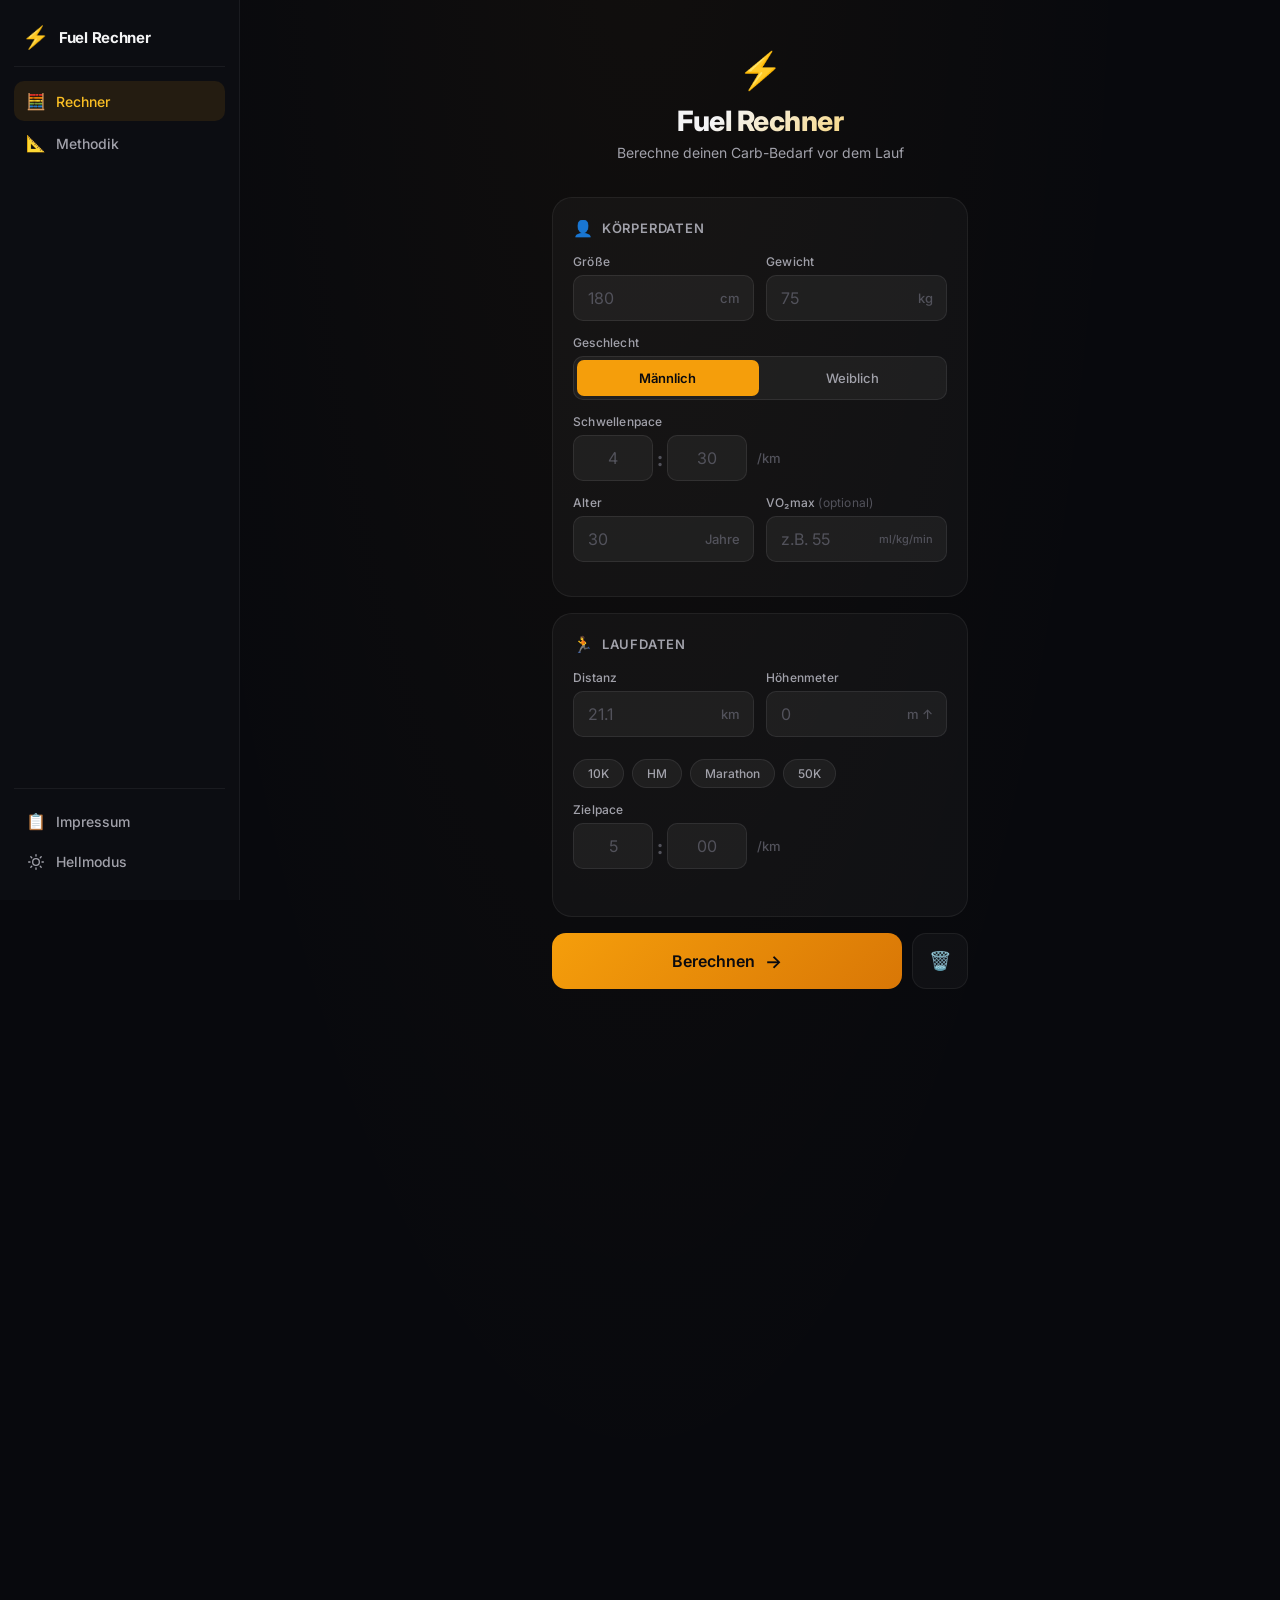
<file: index.html>
<!DOCTYPE html>
<html lang="de" data-theme="dark">
<head>
  <meta charset="UTF-8">
  <meta name="viewport" content="width=device-width, initial-scale=1.0, maximum-scale=1.0, user-scalable=no">
  <title>Fuel Rechner – Carb-Bedarf für deinen Lauf</title>
  <meta name="description" content="Berechne deinen Kohlenhydrat-Bedarf vor dem Lauf. Maltodextrin-Menge und Wasser für optimale Osmolarität.">
  <meta name="theme-color" content="#08090d">
  <link rel="icon" type="image/png" href="favicon.png">
  <link rel="apple-touch-icon" href="favicon.png">
  <meta name="apple-mobile-web-app-capable" content="yes">
  <meta name="apple-mobile-web-app-status-bar-style" content="black-translucent">
  <link rel="preconnect" href="https://fonts.googleapis.com">
  <link rel="preconnect" href="https://fonts.gstatic.com" crossorigin>
  <link href="https://fonts.googleapis.com/css2?family=Inter:wght@300;400;500;600;700;800&display=swap" rel="stylesheet">
  <link rel="stylesheet" href="styles.css">
</head>
<body>
  <div class="layout">

    <!-- ===== Sidebar ===== -->
    <aside class="sidebar" id="sidebar">
      <div class="sidebar-header">
        <span class="sidebar-logo">⚡</span>
        <span class="sidebar-title">Fuel Rechner</span>
      </div>
      <nav class="sidebar-nav">
        <a href="index.html" class="nav-item" data-page="index.html"><span class="nav-icon">🧮</span><span class="nav-label">Rechner</span></a>
        <a href="methodik.html" class="nav-item" data-page="methodik.html"><span class="nav-icon">📐</span><span class="nav-label">Methodik</span></a>
      </nav>
      <div class="sidebar-footer">
        <a href="impressum.html" class="nav-item" data-page="impressum.html"><span class="nav-icon">📋</span><span class="nav-label">Impressum</span></a>
        <button class="theme-btn" id="themeToggle">
          <span class="nav-icon"><svg class="icon-sun" width="16" height="16" viewBox="0 0 24 24" fill="none" stroke="currentColor" stroke-width="2" stroke-linecap="round" stroke-linejoin="round"><circle cx="12" cy="12" r="5"/><line x1="12" y1="1" x2="12" y2="3"/><line x1="12" y1="21" x2="12" y2="23"/><line x1="4.22" y1="4.22" x2="5.64" y2="5.64"/><line x1="18.36" y1="18.36" x2="19.78" y2="19.78"/><line x1="1" y1="12" x2="3" y2="12"/><line x1="21" y1="12" x2="23" y2="12"/><line x1="4.22" y1="19.78" x2="5.64" y2="18.36"/><line x1="18.36" y1="5.64" x2="19.78" y2="4.22"/></svg><svg class="icon-moon" width="16" height="16" viewBox="0 0 24 24" fill="none" stroke="currentColor" stroke-width="2" stroke-linecap="round" stroke-linejoin="round" style="display:none"><path d="M21 12.79A9 9 0 1 1 11.21 3 7 7 0 0 0 21 12.79z"/></svg></span>
          <span class="nav-label" id="themeLabel">Hellmodus</span>
        </button>
      </div>
    </aside>
    <div class="sidebar-overlay" id="sidebarOverlay"></div>

    <!-- ===== Main Content ===== -->
    <div class="main-wrapper">
      <div class="topbar">
        <button class="hamburger" id="menuToggle" aria-label="Menü"><span></span><span></span><span></span></button>
        <span class="topbar-title">Fuel Rechner</span>
      </div>

      <div class="app">

        <header class="header">
          <div class="header-icon">⚡</div>
          <h1>Fuel Rechner</h1>
          <p class="subtitle">Berechne deinen Carb-Bedarf vor dem Lauf</p>
        </header>

        <main class="main">
          <form id="calcForm" novalidate>

            <!-- ===== Body Data ===== -->
            <section class="input-section">
              <h2 class="section-title"><span class="section-icon">👤</span> Körperdaten</h2>

              <div class="input-row">
                <div class="input-group">
                  <label for="height">Größe</label>
                  <div class="input-wrapper">
                    <input type="number" id="height" placeholder="180" min="120" max="230" inputmode="numeric">
                    <span class="input-unit">cm</span>
                  </div>
                </div>
                <div class="input-group">
                  <label for="weight">Gewicht</label>
                  <div class="input-wrapper">
                    <input type="number" id="weight" placeholder="75" min="30" max="200" step="0.1" inputmode="decimal">
                    <span class="input-unit">kg</span>
                  </div>
                </div>
              </div>

              <div class="input-group">
                <label>Geschlecht</label>
                <div class="gender-select" id="genderSelect">
                  <button type="button" class="gender-btn active" data-value="male">Männlich</button>
                  <button type="button" class="gender-btn" data-value="female">Weiblich</button>
                </div>
              </div>

              <div class="input-group">
                <label>Schwellenpace</label>
                <div class="pace-input">
                  <div class="input-wrapper pace-wrapper">
                    <input type="number" id="threshold-min" placeholder="4" min="2" max="12" inputmode="numeric">
                  </div>
                  <span class="pace-separator">:</span>
                  <div class="input-wrapper pace-wrapper">
                    <input type="number" id="threshold-sec" placeholder="30" min="0" max="59" inputmode="numeric">
                  </div>
                  <span class="input-unit">/km</span>
                </div>
              </div>

              <div class="input-row">
                <div class="input-group">
                  <label for="age">Alter</label>
                  <div class="input-wrapper">
                    <input type="number" id="age" placeholder="30" min="10" max="100" inputmode="numeric">
                    <span class="input-unit">Jahre</span>
                  </div>
                </div>
                <div class="input-group">
                  <label for="vo2max">VO₂max <span class="label-hint">(optional)</span></label>
                  <div class="input-wrapper">
                    <input type="number" id="vo2max" placeholder="z.B. 55" min="20" max="95" step="0.1" inputmode="decimal">
                    <span class="input-unit input-unit-long">ml/kg/min</span>
                  </div>
                </div>
              </div>
            </section>

            <!-- ===== Run Data ===== -->
            <section class="input-section">
              <h2 class="section-title"><span class="section-icon">🏃</span> Laufdaten</h2>

              <div class="input-row">
                <div class="input-group">
                  <label for="distance">Distanz</label>
                  <div class="input-wrapper">
                    <input type="number" id="distance" placeholder="21.1" min="1" max="250" step="0.1" inputmode="decimal">
                    <span class="input-unit">km</span>
                  </div>
                </div>
                <div class="input-group">
                  <label for="elevation">Höhenmeter</label>
                  <div class="input-wrapper">
                    <input type="number" id="elevation" placeholder="0" min="0" max="10000" inputmode="numeric">
                    <span class="input-unit">m ↑</span>
                  </div>
                </div>
              </div>

              <div class="input-group" style="margin-top:-2px">
                <div class="quick-select">
                  <button type="button" class="quick-btn" data-value="10">10K</button>
                  <button type="button" class="quick-btn" data-value="21.1">HM</button>
                  <button type="button" class="quick-btn" data-value="42.195">Marathon</button>
                  <button type="button" class="quick-btn" data-value="50">50K</button>
                </div>
              </div>

              <div class="input-group">
                <label>Zielpace</label>
                <div class="pace-input">
                  <div class="input-wrapper pace-wrapper">
                    <input type="number" id="target-min" placeholder="5" min="2" max="15" inputmode="numeric">
                  </div>
                  <span class="pace-separator">:</span>
                  <div class="input-wrapper pace-wrapper">
                    <input type="number" id="target-sec" placeholder="00" min="0" max="59" inputmode="numeric">
                  </div>
                  <span class="input-unit">/km</span>
                </div>
                <div class="duration-preview" id="duration-preview">
                  <span class="dp-icon">⏱</span> Geschätzte Zeit: <strong id="duration-text">—</strong>
                </div>
              </div>
            </section>

            <!-- ===== Calculate & Reset ===== -->
            <div class="form-buttons">
              <button type="submit" class="calc-btn" id="calcBtn">
                <span class="btn-text">Berechnen</span>
                <span class="btn-icon">→</span>
              </button>
              <button type="button" class="reset-btn" id="resetBtn" title="Gespeicherte Daten löschen">
                🗑️
              </button>
            </div>
          </form>

          <!-- ===== Results ===== -->
          <section class="results" id="results">

            <div class="results-hero" id="results-hero"></div>

            <div class="result-note" id="result-note" style="display:none"></div>

            <div class="absorption-warning" id="absorption-warning" style="display:none">
              ⚠️ <span id="warning-text"></span>
            </div>

            <div class="scroll-indicator">
              <span>Mehr Details</span>
              <div class="chevron-down">
                <svg width="24" height="24" viewBox="0 0 24 24" fill="none">
                  <path d="M6 9l6 6 6-6" stroke="currentColor" stroke-width="2" stroke-linecap="round" stroke-linejoin="round"/>
                </svg>
              </div>
            </div>

            <!-- ===== Details ===== -->
            <div class="details" id="details">
              <h2 class="section-title"><span class="section-icon">📊</span> Detaillierte Analyse</h2>

              <!-- Energy Bar -->
              <div class="energy-bar-container">
                <div class="energy-bar-legend">
                  <span class="legend-item"><span class="legend-dot glycogen"></span>Glykogen</span>
                  <span class="legend-item"><span class="legend-dot external"></span>Externe Carbs</span>
                  <span class="legend-item"><span class="legend-dot fat"></span>Fett</span>
                </div>
                <div class="energy-bar">
                  <div class="energy-segment carb-glycogen" id="bar-glycogen"><span>Glykogen</span></div>
                  <div class="energy-segment carb-external" id="bar-external"><span>Extern</span></div>
                  <div class="energy-segment fat" id="bar-fat"><span>Fett</span></div>
                </div>
              </div>

              <!-- Overview Stats -->
              <div class="stats-grid" id="stats-overview">
                <div class="stat-item"><div class="stat-label">Gesamtverbrauch</div><div class="stat-value" id="stat-total-kcal">—</div></div>
                <div class="stat-item"><div class="stat-label">Laufdauer</div><div class="stat-value" id="stat-duration">—</div></div>
                <div class="stat-item"><div class="stat-label">Intensität (% Schwelle)</div><div class="stat-value" id="stat-intensity">—</div></div>
                <div class="stat-item"><div class="stat-label">Zone</div><div class="stat-value" id="stat-zone">—</div></div>
                <div class="stat-item" id="stat-vo2max-row" style="display:none"><div class="stat-label">% VO₂max</div><div class="stat-value" id="stat-vo2max-pct">—</div></div>
                <div class="stat-item" id="stat-grade-row" style="display:none"><div class="stat-label">Ø Steigung</div><div class="stat-value" id="stat-grade">—</div></div>
              </div>

              <div class="detail-divider"></div>

              <h3 class="detail-subtitle">Energieverteilung</h3>
              <div class="stats-grid">
                <div class="stat-item"><div class="stat-label">Kohlenhydrate</div><div class="stat-value" id="stat-carb-kcal">—</div></div>
                <div class="stat-item"><div class="stat-label">Fettstoffwechsel</div><div class="stat-value" id="stat-fat-kcal">—</div></div>
              </div>

              <div class="detail-divider"></div>

              <h3 class="detail-subtitle">Glykogenspeicher</h3>
              <div class="stats-grid">
                <div class="stat-item"><div class="stat-label">Gesamt (geschätzt)</div><div class="stat-value" id="stat-glycogen-total">—</div></div>
                <div class="stat-item"><div class="stat-label">Verfügbar (75 %)</div><div class="stat-value" id="stat-glycogen-available">—</div></div>
                <div class="stat-item full-width"><div class="stat-label">Carb-Defizit (extern benötigt)</div><div class="stat-value highlight" id="stat-carb-deficit">—</div></div>
              </div>

              <div class="info-box">
                <p>💡 <strong>Maltodextrin ohne Fructose:</strong> Die maximale Aufnahme über den SGLT1-Transporter beträgt ca. 60 g/h. Bei höherem Bedarf kann ein Maltodextrin-Fructose-Gemisch (2:1 Ratio) die Aufnahme auf bis zu 90–120 g/h steigern.</p>
              </div>

              <a href="methodik.html" class="method-link">
                📐 Methodik &amp; Quellen →
              </a>
            </div>
          </section>
        </main>
      </div>
    </div>
  </div>

  <script src="nav.js"></script>
  <script src="app.js"></script>
</body>
</html>
</file>
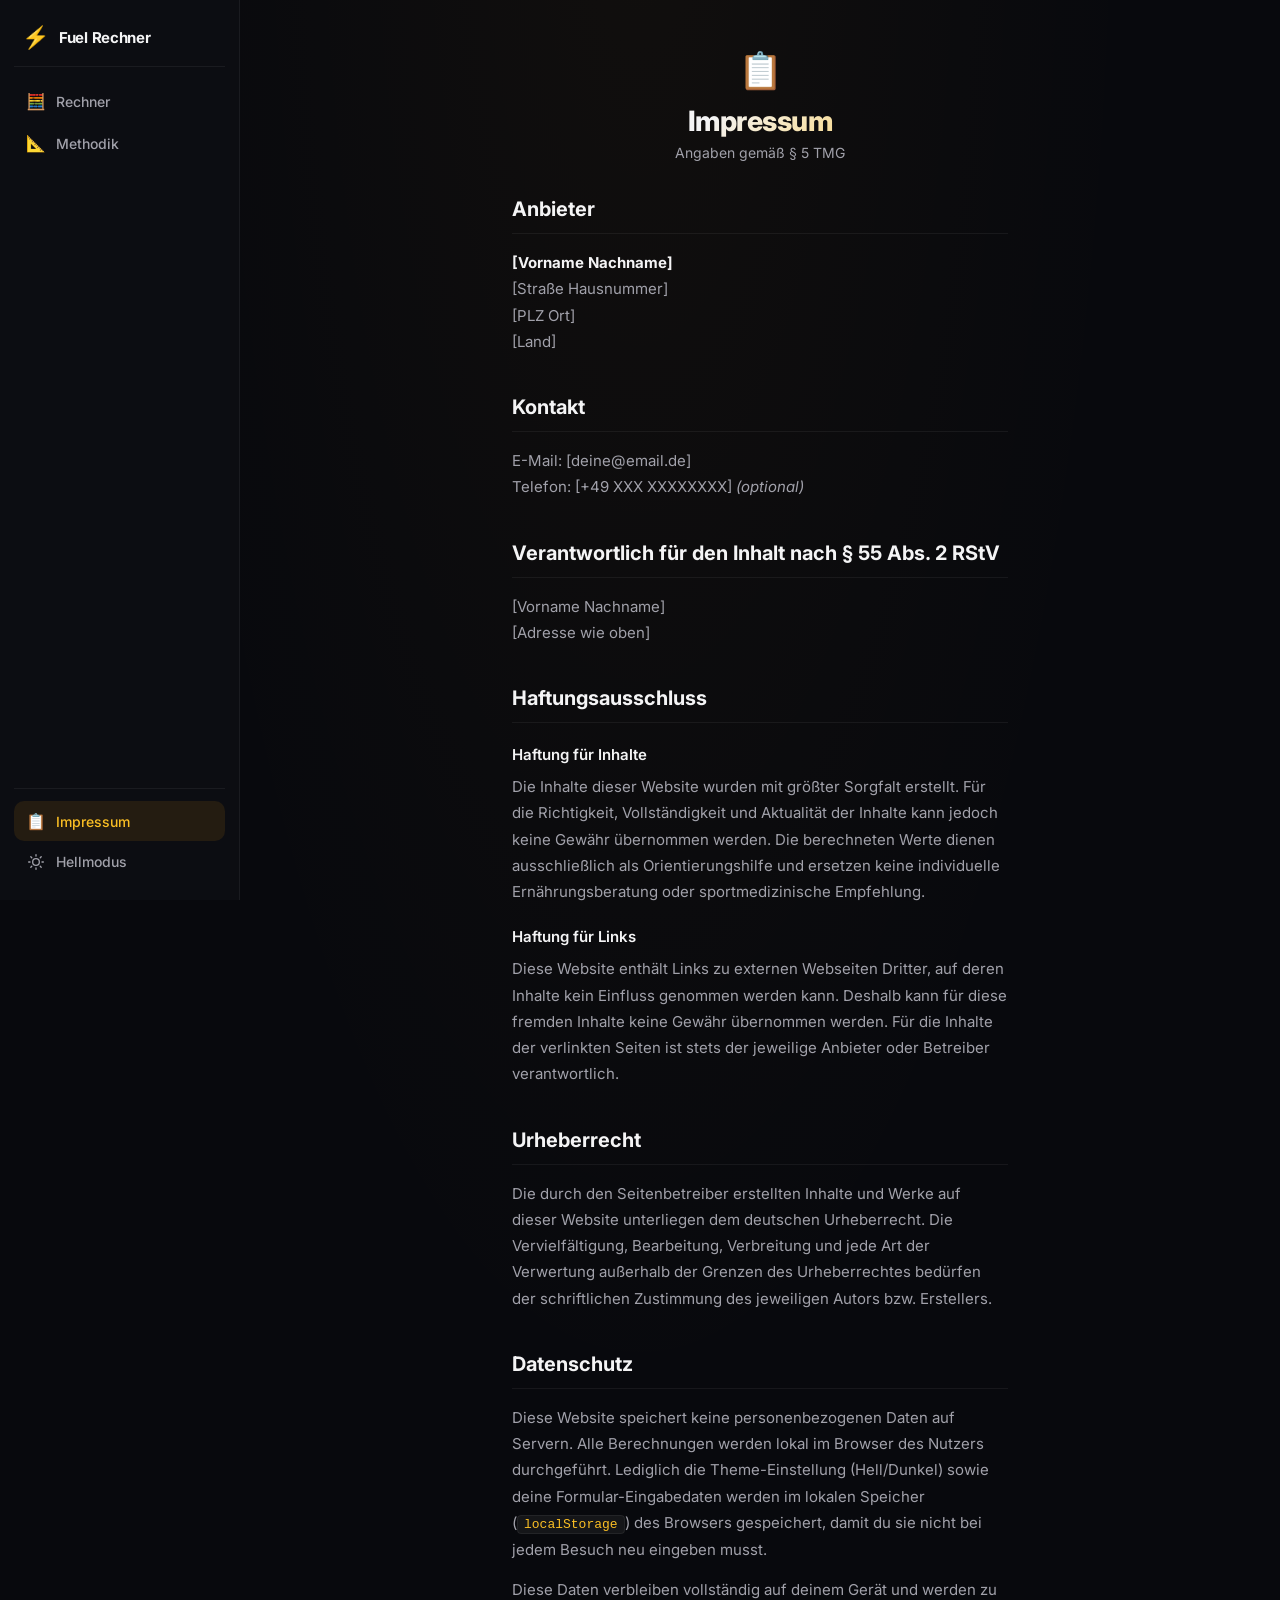
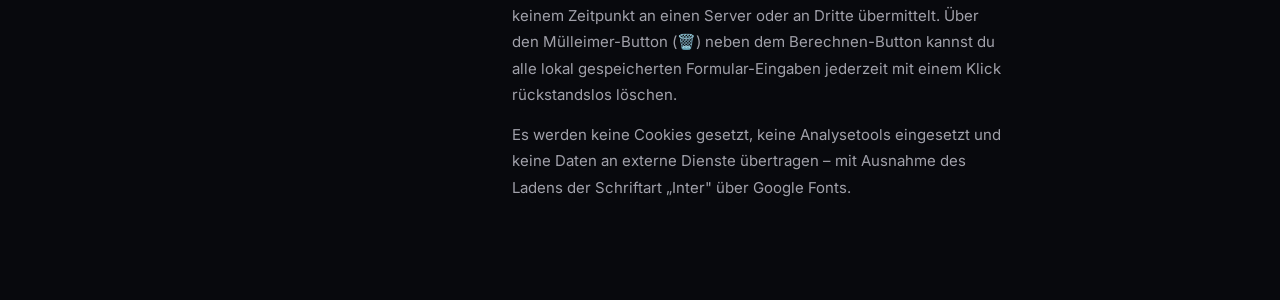
<file: impressum.html>
<!DOCTYPE html>
<html lang="de" data-theme="dark">
<head>
  <meta charset="UTF-8">
  <meta name="viewport" content="width=device-width, initial-scale=1.0, maximum-scale=1.0, user-scalable=no">
  <title>Impressum – Fuel Rechner</title>
  <meta name="description" content="Impressum und rechtliche Angaben zum Fuel Rechner.">
  <meta name="theme-color" content="#08090d">
  <link rel="icon" type="image/png" href="favicon.png">
  <link rel="apple-touch-icon" href="favicon.png">
  <link rel="preconnect" href="https://fonts.googleapis.com">
  <link rel="preconnect" href="https://fonts.gstatic.com" crossorigin>
  <link href="https://fonts.googleapis.com/css2?family=Inter:wght@300;400;500;600;700;800&display=swap" rel="stylesheet">
  <link rel="stylesheet" href="styles.css">
</head>
<body>
  <div class="layout">

    <!-- Sidebar -->
    <aside class="sidebar" id="sidebar">
      <div class="sidebar-header">
        <span class="sidebar-logo">⚡</span>
        <span class="sidebar-title">Fuel Rechner</span>
      </div>
      <nav class="sidebar-nav">
        <a href="index.html" class="nav-item" data-page="index.html"><span class="nav-icon">🧮</span><span class="nav-label">Rechner</span></a>
        <a href="methodik.html" class="nav-item" data-page="methodik.html"><span class="nav-icon">📐</span><span class="nav-label">Methodik</span></a>
      </nav>
      <div class="sidebar-footer">
        <a href="impressum.html" class="nav-item" data-page="impressum.html"><span class="nav-icon">📋</span><span class="nav-label">Impressum</span></a>
        <button class="theme-btn" id="themeToggle">
          <span class="nav-icon"><svg class="icon-sun" width="16" height="16" viewBox="0 0 24 24" fill="none" stroke="currentColor" stroke-width="2" stroke-linecap="round" stroke-linejoin="round"><circle cx="12" cy="12" r="5"/><line x1="12" y1="1" x2="12" y2="3"/><line x1="12" y1="21" x2="12" y2="23"/><line x1="4.22" y1="4.22" x2="5.64" y2="5.64"/><line x1="18.36" y1="18.36" x2="19.78" y2="19.78"/><line x1="1" y1="12" x2="3" y2="12"/><line x1="21" y1="12" x2="23" y2="12"/><line x1="4.22" y1="19.78" x2="5.64" y2="18.36"/><line x1="18.36" y1="5.64" x2="19.78" y2="4.22"/></svg><svg class="icon-moon" width="16" height="16" viewBox="0 0 24 24" fill="none" stroke="currentColor" stroke-width="2" stroke-linecap="round" stroke-linejoin="round" style="display:none"><path d="M21 12.79A9 9 0 1 1 11.21 3 7 7 0 0 0 21 12.79z"/></svg></span>
          <span class="nav-label" id="themeLabel">Hellmodus</span>
        </button>
      </div>
    </aside>
    <div class="sidebar-overlay" id="sidebarOverlay"></div>

    <!-- Main -->
    <div class="main-wrapper">
      <div class="topbar">
        <button class="hamburger" id="menuToggle" aria-label="Menü"><span></span><span></span><span></span></button>
        <span class="topbar-title">Impressum</span>
      </div>

      <div class="app app-article">
        <header class="header">
          <div class="header-icon">📋</div>
          <h1>Impressum</h1>
          <p class="subtitle">Angaben gemäß § 5 TMG</p>
        </header>

        <main class="article">

          <section class="article-section">
            <h2>Anbieter</h2>
            <p>
              <strong>[Vorname Nachname]</strong><br>
              [Straße Hausnummer]<br>
              [PLZ Ort]<br>
              [Land]
            </p>
          </section>

          <section class="article-section">
            <h2>Kontakt</h2>
            <p>
              E-Mail: [deine@email.de]<br>
              Telefon: [+49 XXX XXXXXXXX] <em>(optional)</em>
            </p>
          </section>

          <section class="article-section">
            <h2>Verantwortlich für den Inhalt nach § 55 Abs. 2 RStV</h2>
            <p>
              [Vorname Nachname]<br>
              [Adresse wie oben]
            </p>
          </section>

          <section class="article-section">
            <h2>Haftungsausschluss</h2>

            <h3>Haftung für Inhalte</h3>
            <p>
              Die Inhalte dieser Website wurden mit größter Sorgfalt erstellt. Für die Richtigkeit,
              Vollständigkeit und Aktualität der Inhalte kann jedoch keine Gewähr übernommen werden.
              Die berechneten Werte dienen ausschließlich als Orientierungshilfe und ersetzen keine
              individuelle Ernährungsberatung oder sportmedizinische Empfehlung.
            </p>

            <h3>Haftung für Links</h3>
            <p>
              Diese Website enthält Links zu externen Webseiten Dritter, auf deren Inhalte kein
              Einfluss genommen werden kann. Deshalb kann für diese fremden Inhalte keine Gewähr
              übernommen werden. Für die Inhalte der verlinkten Seiten ist stets der jeweilige
              Anbieter oder Betreiber verantwortlich.
            </p>
          </section>

          <section class="article-section">
            <h2>Urheberrecht</h2>
            <p>
              Die durch den Seitenbetreiber erstellten Inhalte und Werke auf dieser Website
              unterliegen dem deutschen Urheberrecht. Die Vervielfältigung, Bearbeitung, Verbreitung
              und jede Art der Verwertung außerhalb der Grenzen des Urheberrechtes bedürfen der
              schriftlichen Zustimmung des jeweiligen Autors bzw. Erstellers.
            </p>
          </section>

          <section class="article-section">
            <h2>Datenschutz</h2>
            <p>
              Diese Website speichert keine personenbezogenen Daten auf Servern. Alle Berechnungen
              werden lokal im Browser des Nutzers durchgeführt. Lediglich die Theme-Einstellung
              (Hell/Dunkel) sowie deine Formular-Eingabedaten werden im lokalen Speicher (<code>localStorage</code>) des Browsers
              gespeichert, damit du sie nicht bei jedem Besuch neu eingeben musst.
            </p>
            <p>
              Diese Daten verbleiben vollständig auf deinem Gerät und werden zu keinem Zeitpunkt an einen Server oder an Dritte übermittelt. Über den Mülleimer-Button (🗑️) neben dem Berechnen-Button kannst du alle lokal gespeicherten Formular-Eingaben jederzeit mit einem Klick rückstandslos löschen.
            </p>
            <p>
              Es werden keine Cookies gesetzt, keine Analysetools eingesetzt und keine Daten
              an externe Dienste übertragen – mit Ausnahme des Ladens der Schriftart „Inter"
              über Google Fonts.
            </p>
          </section>

        </main>
      </div>
    </div>
  </div>

  <script src="nav.js"></script>
</body>
</html>
</file>
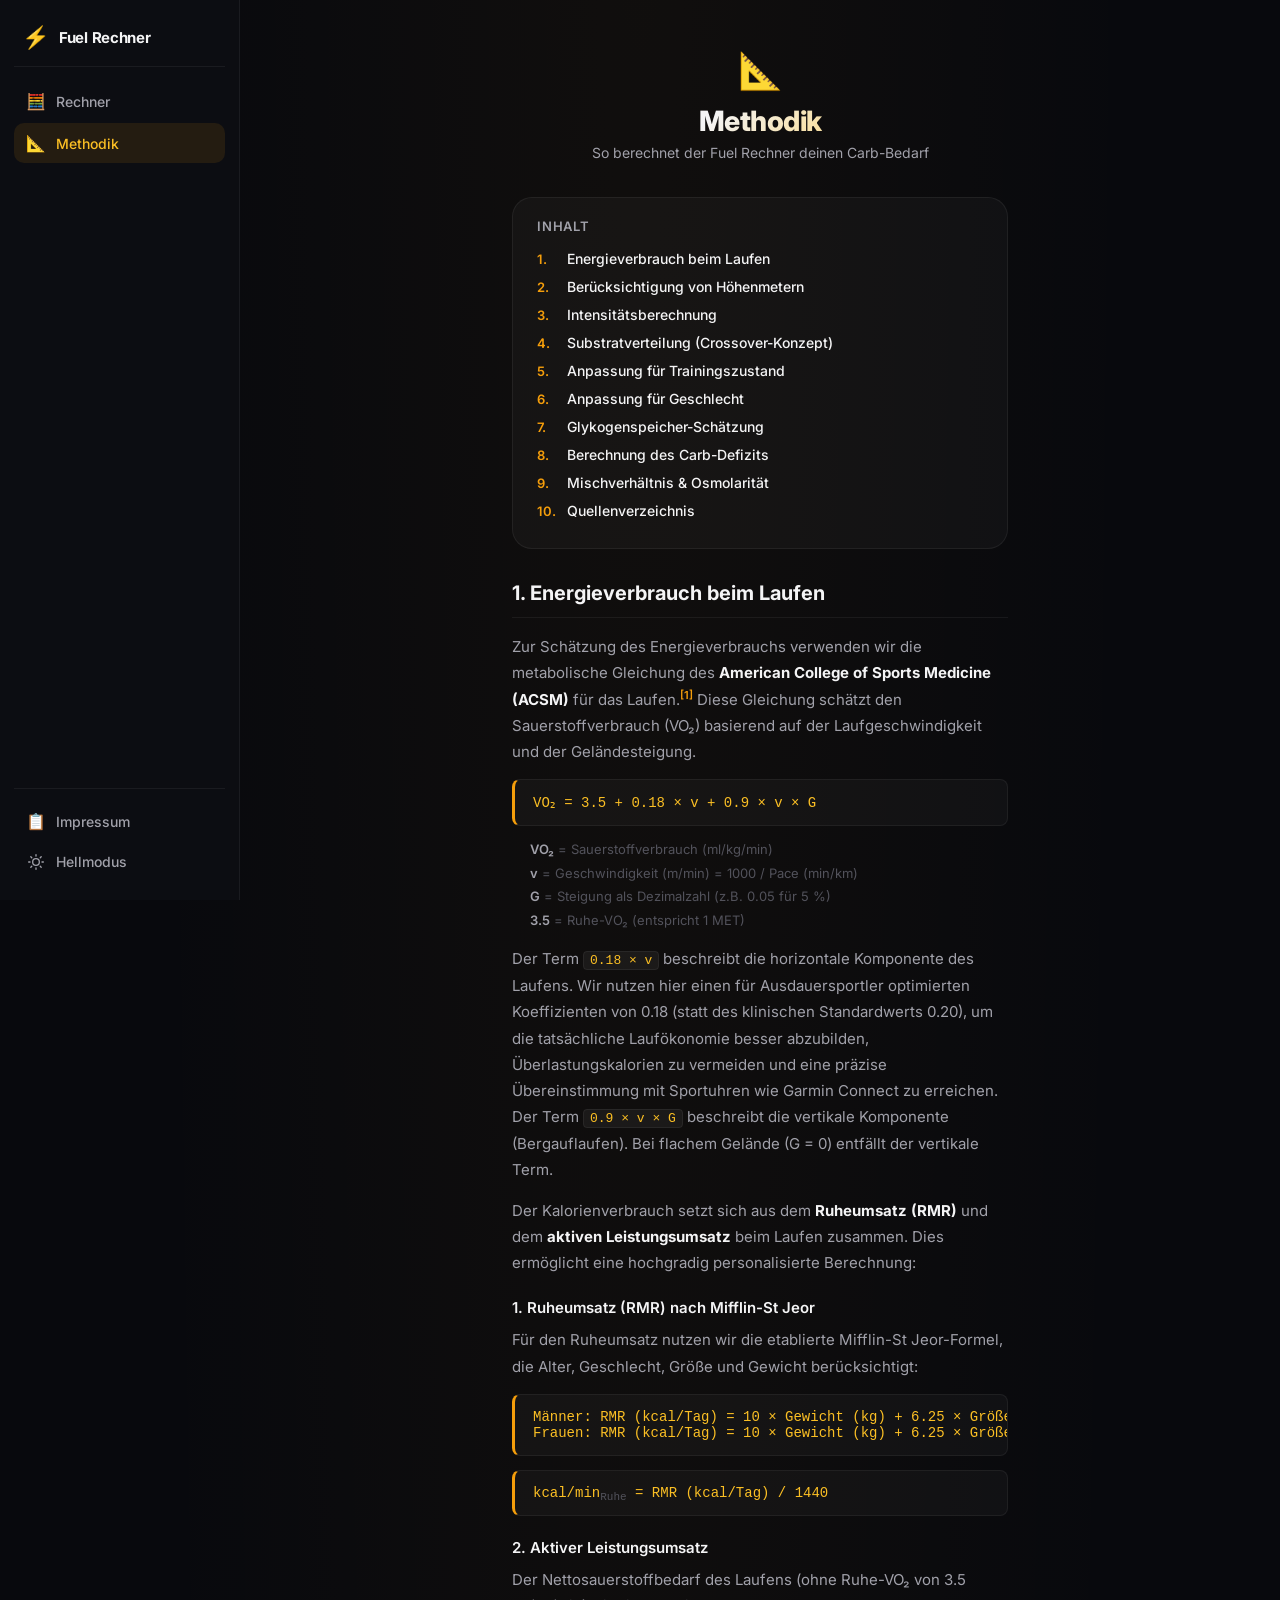
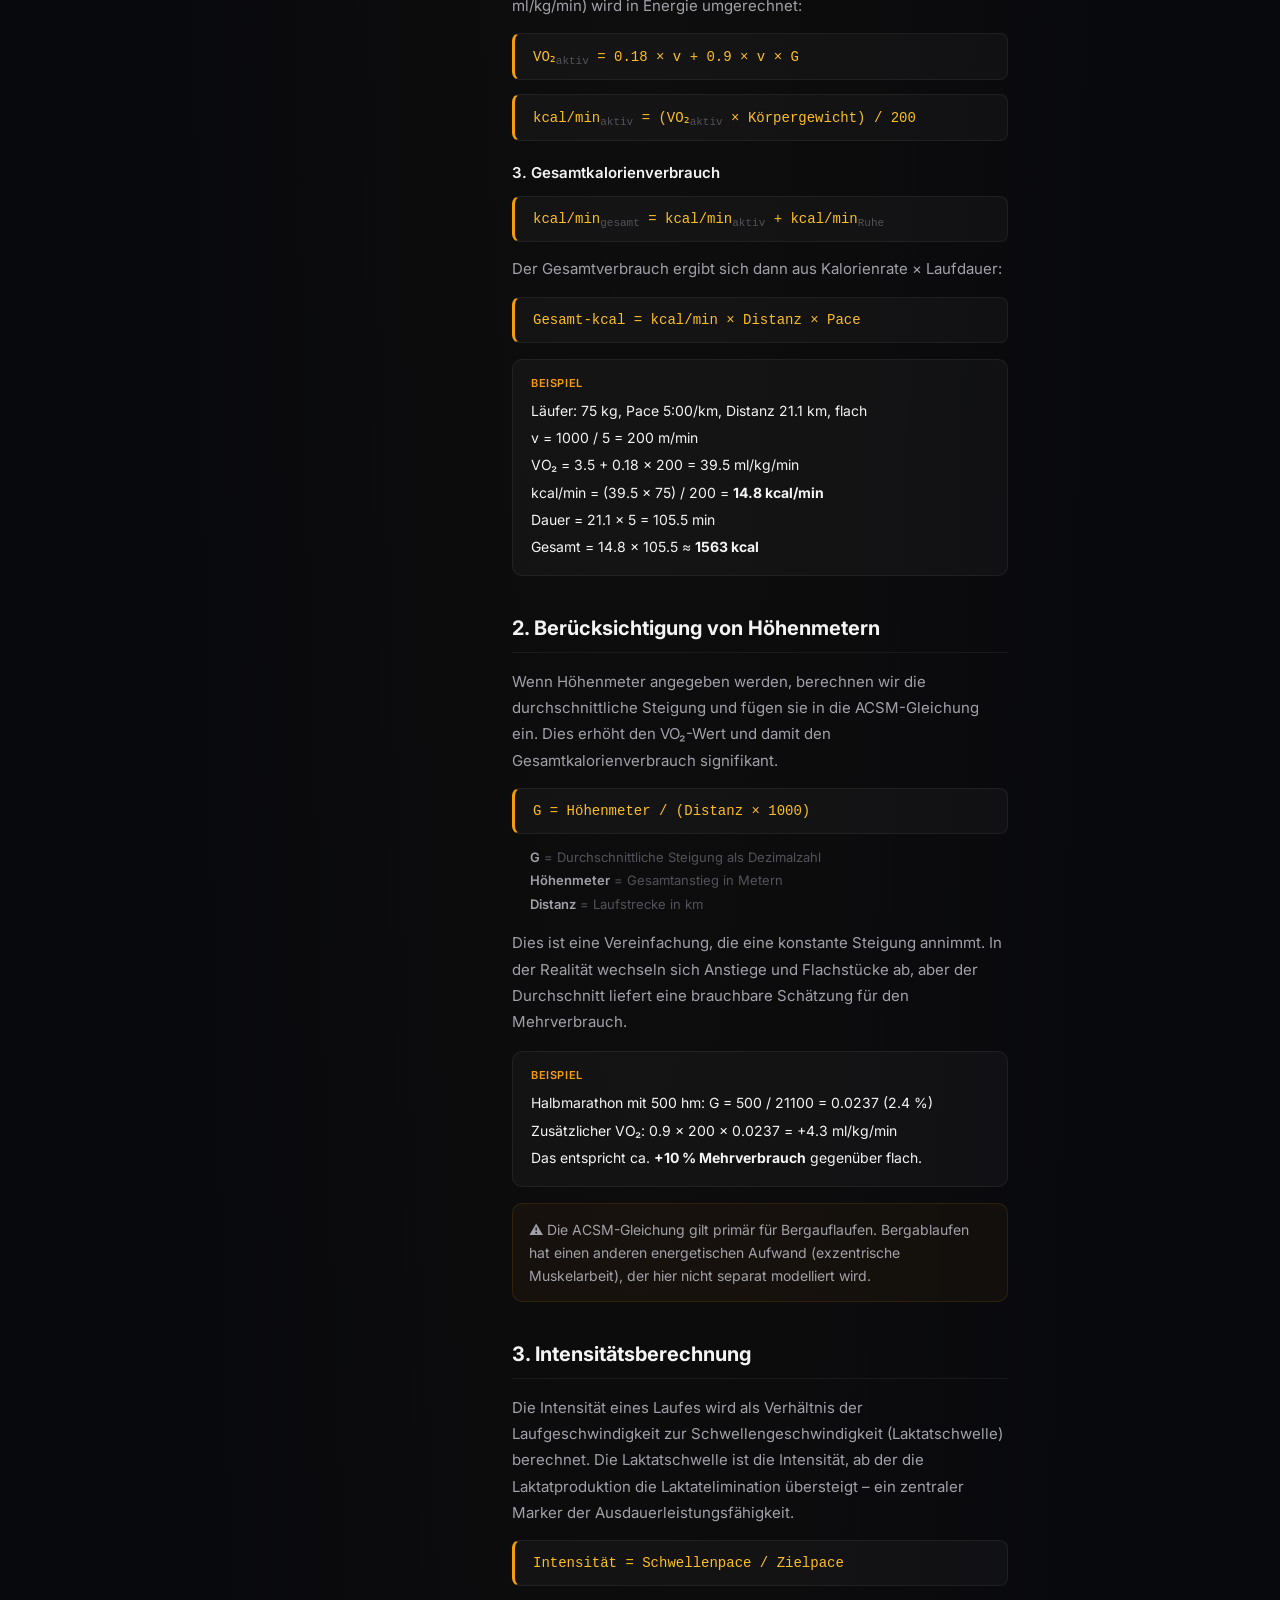
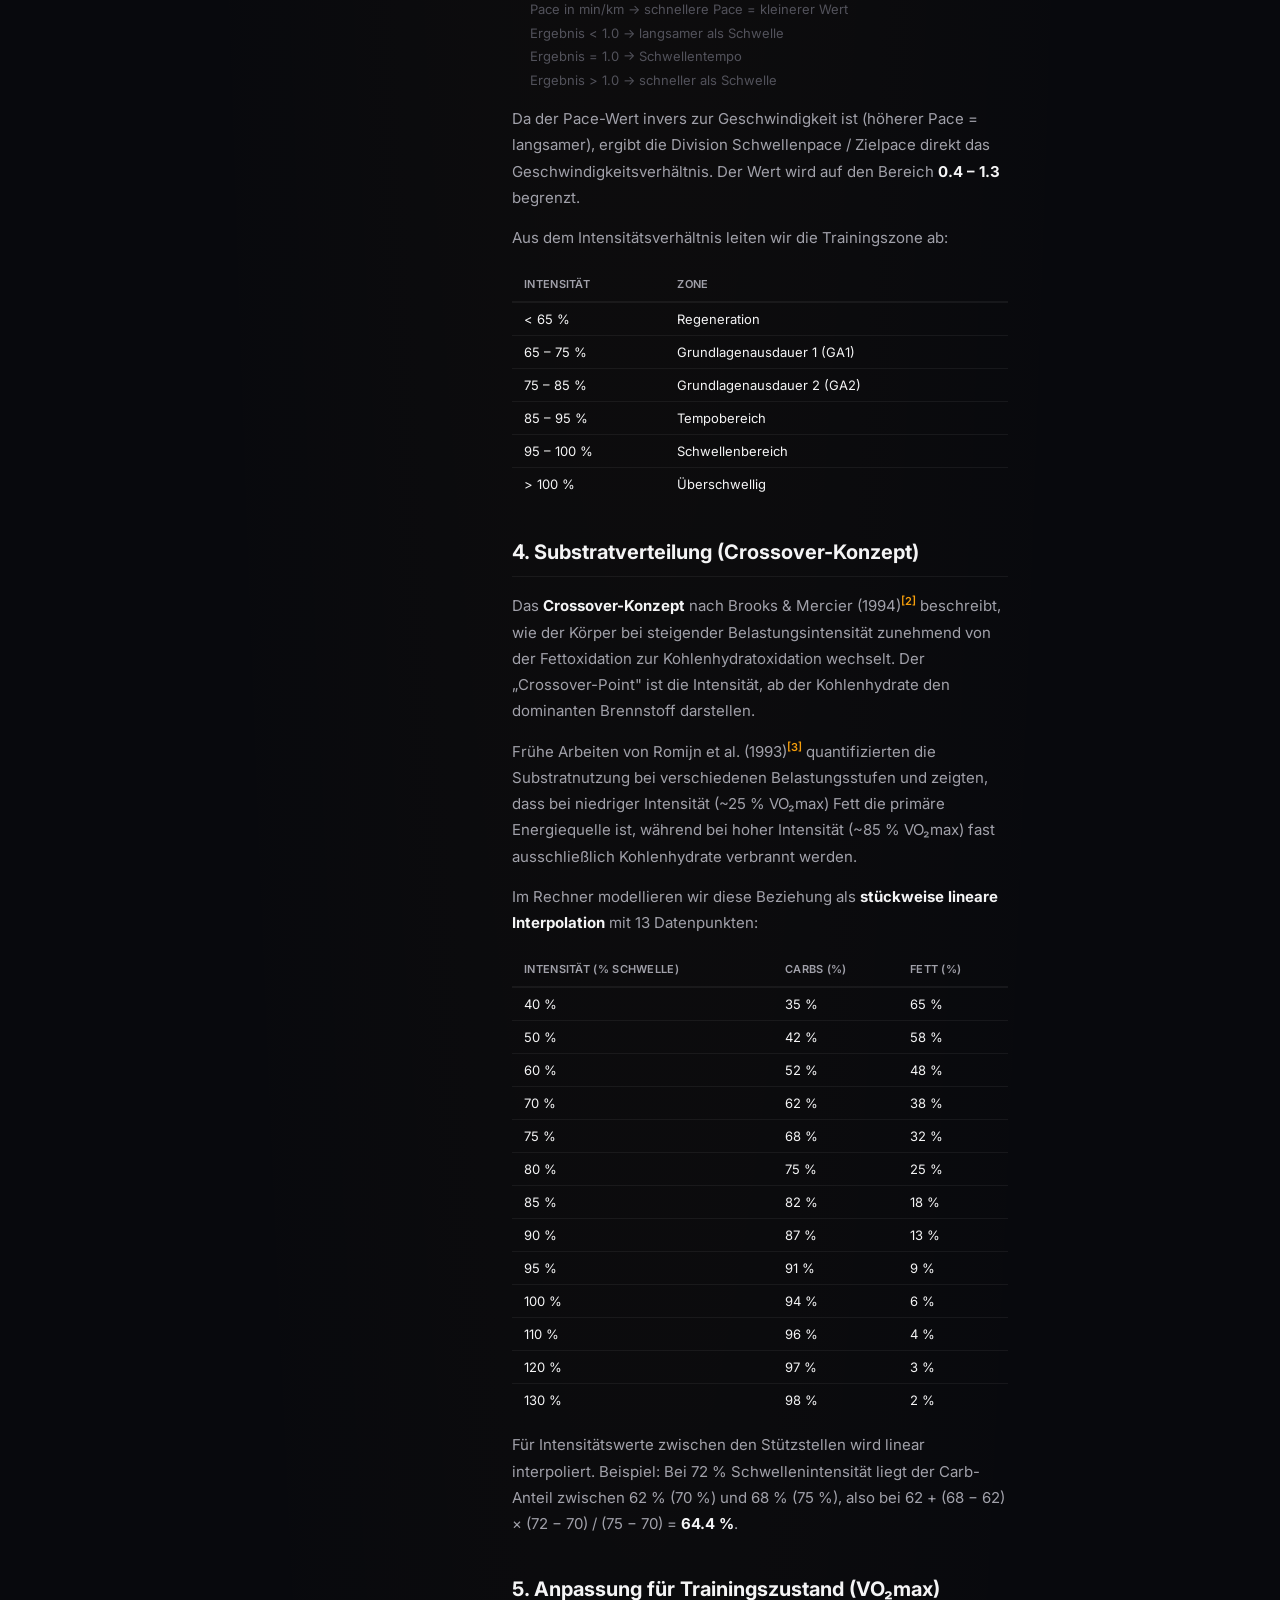
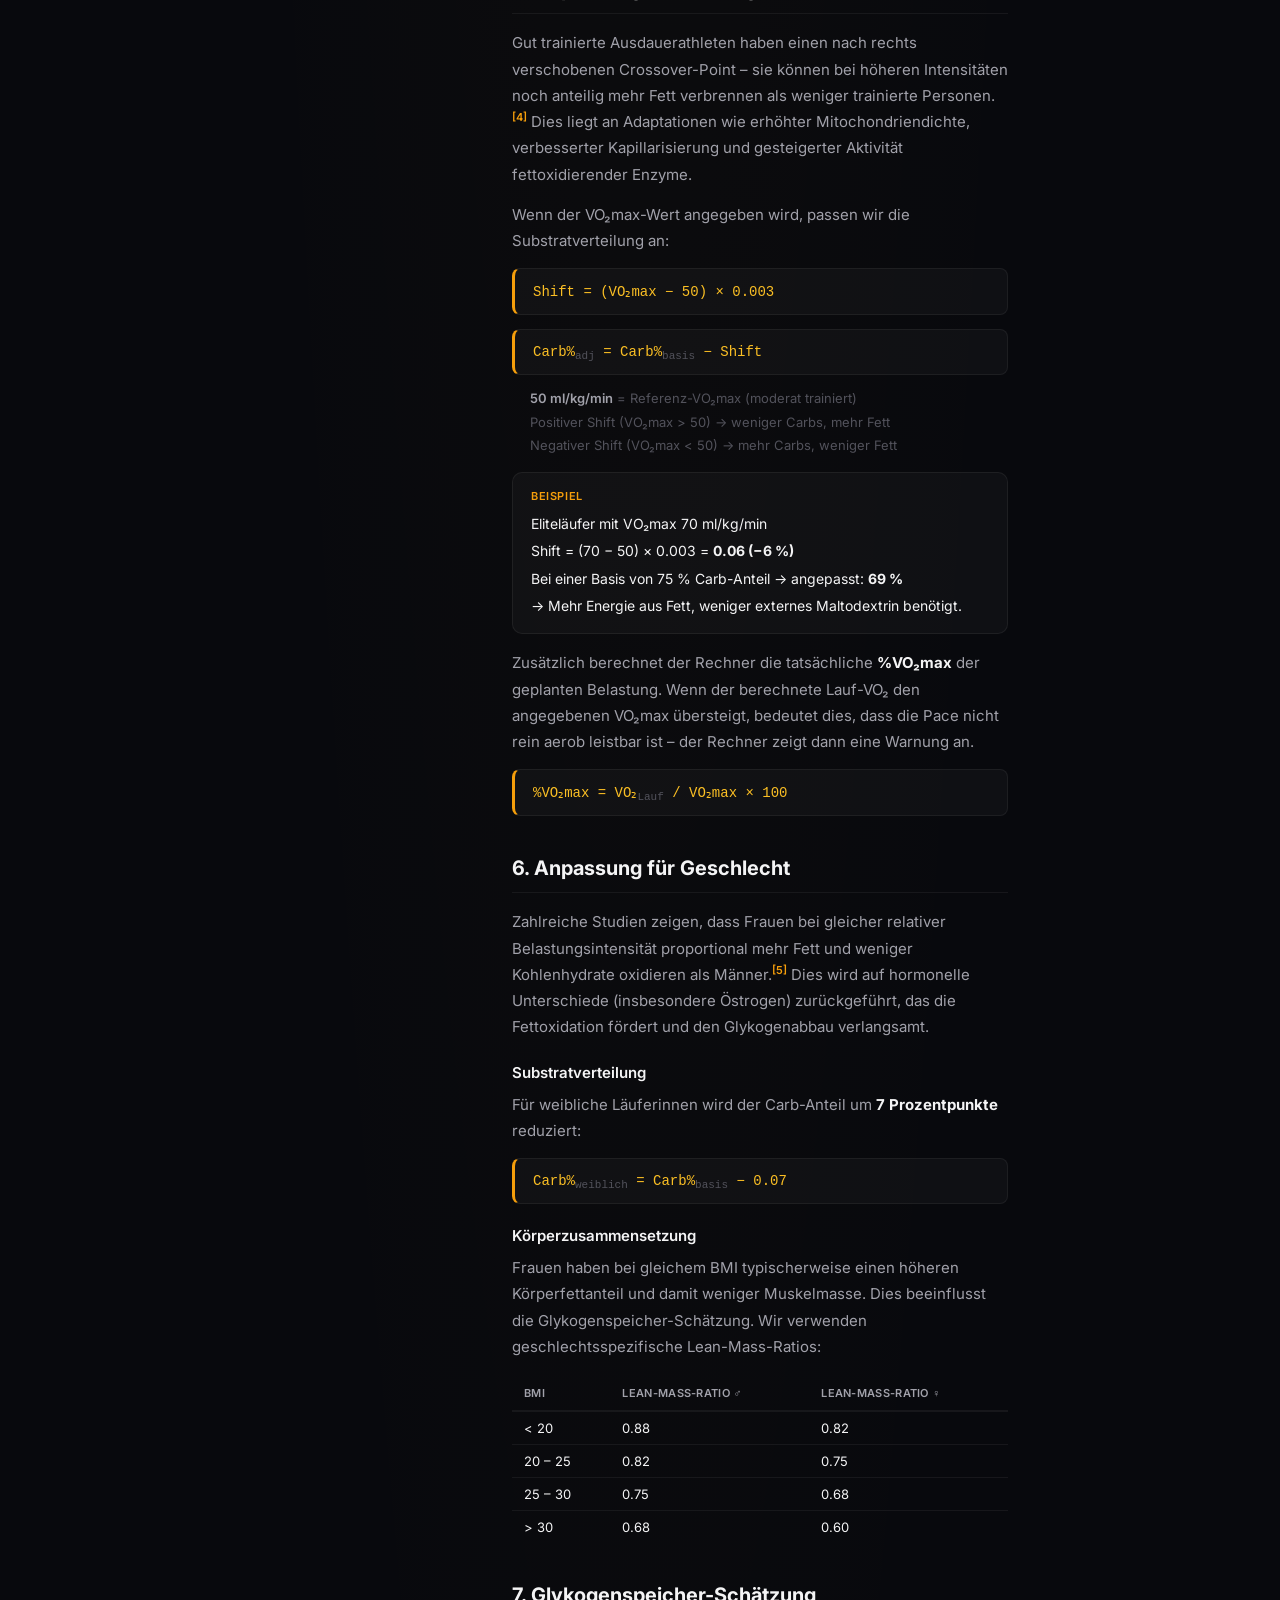
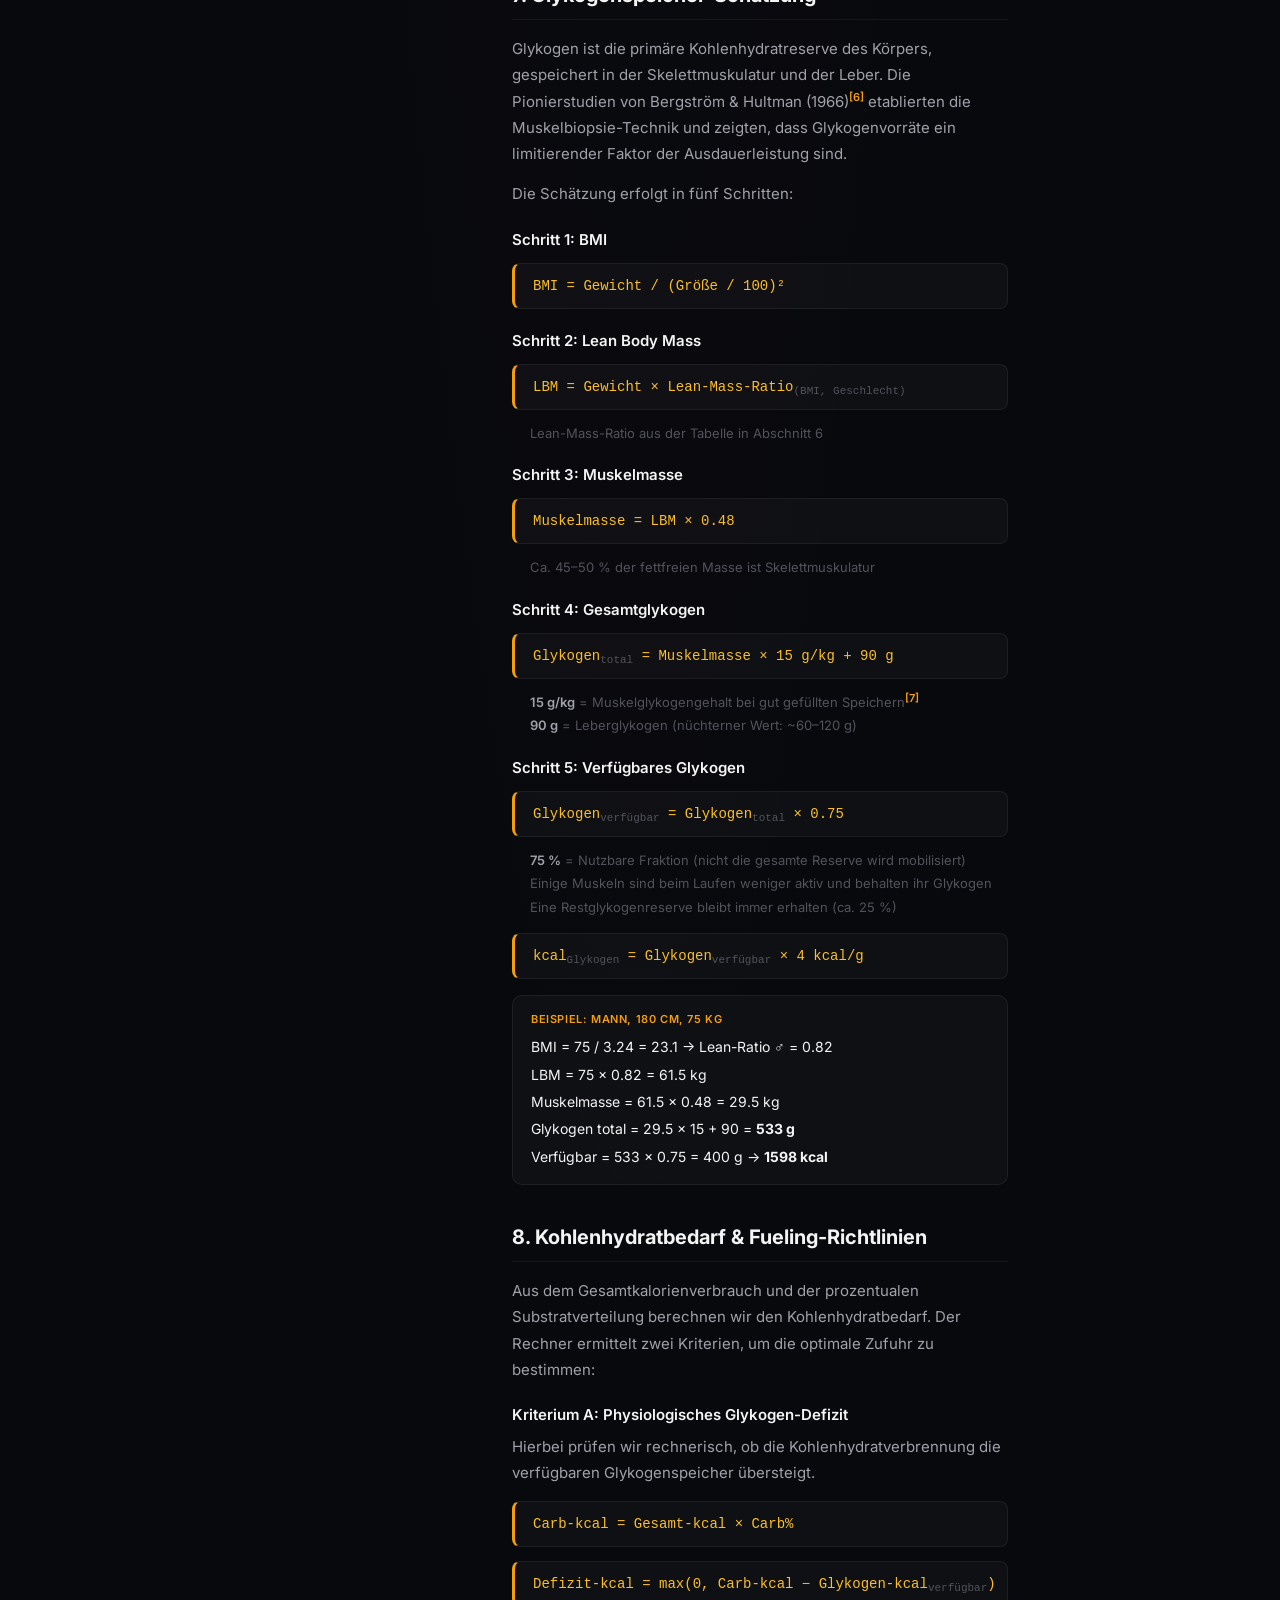
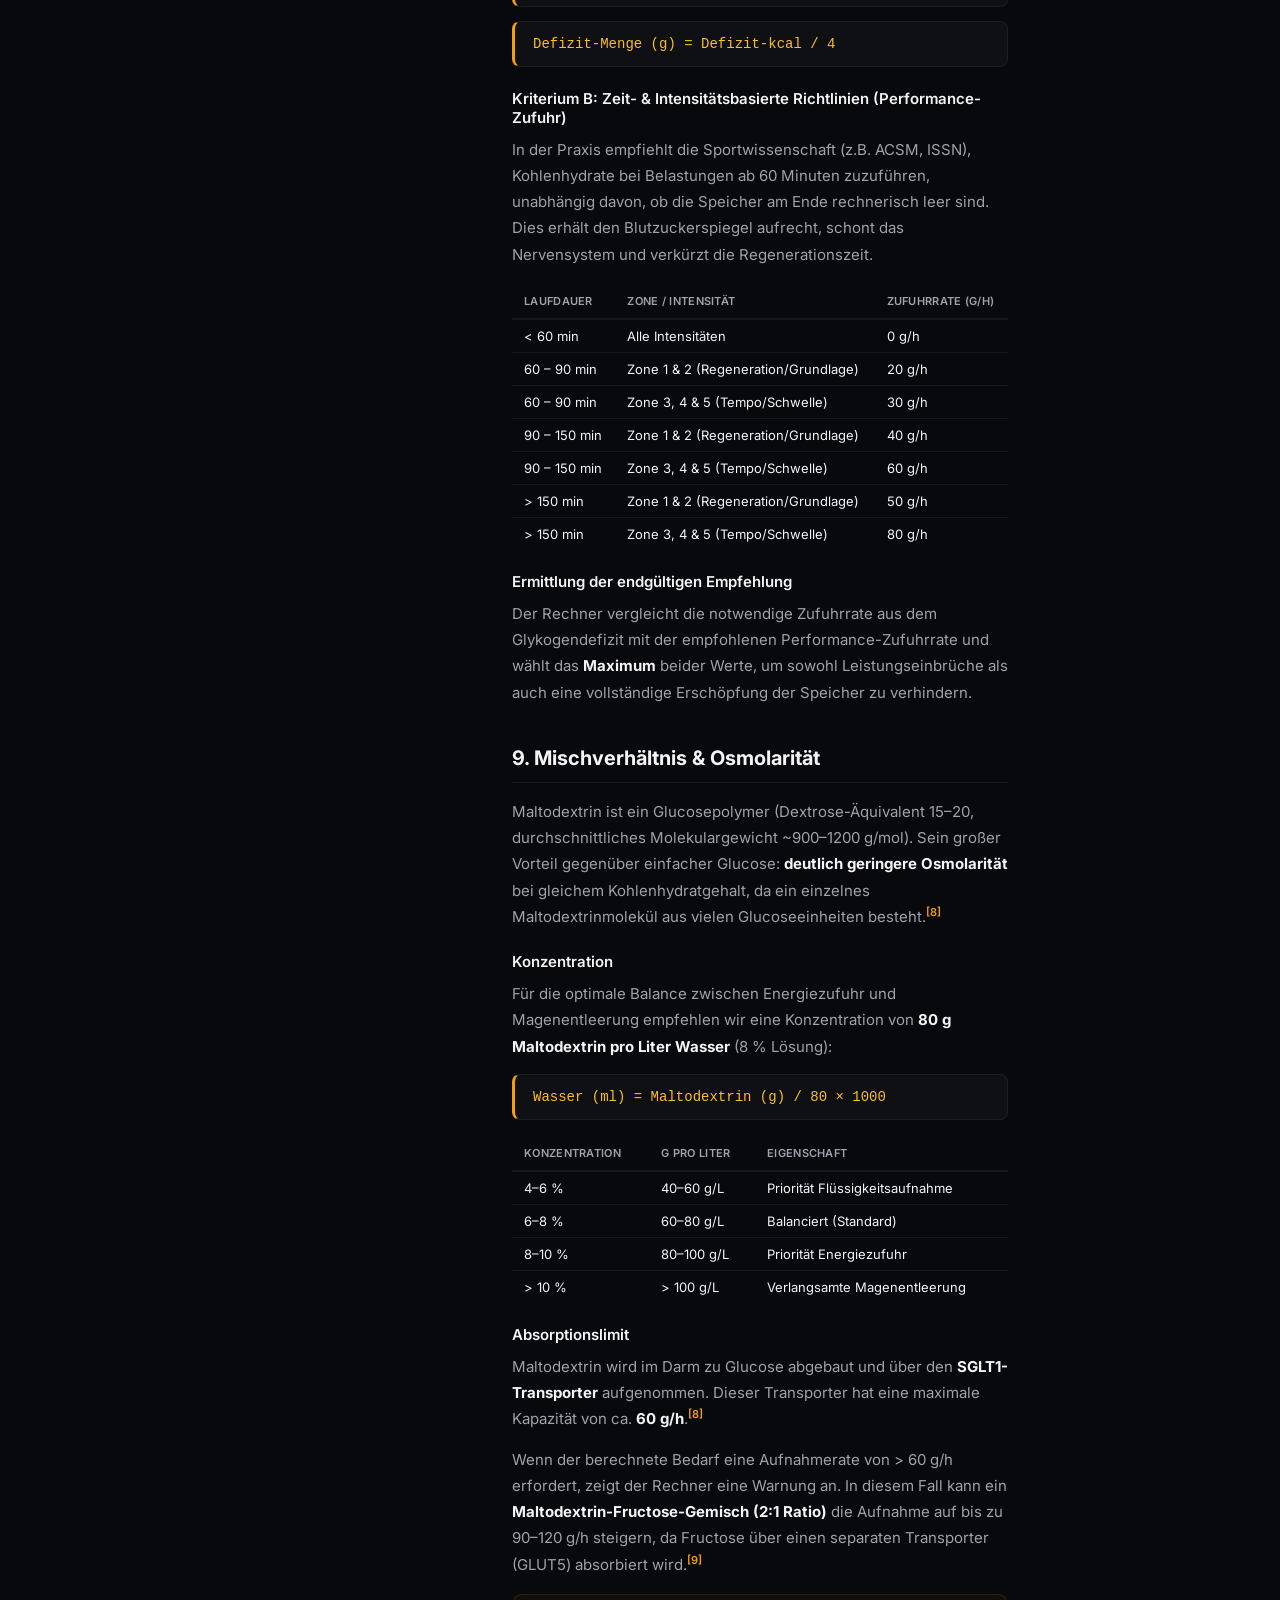
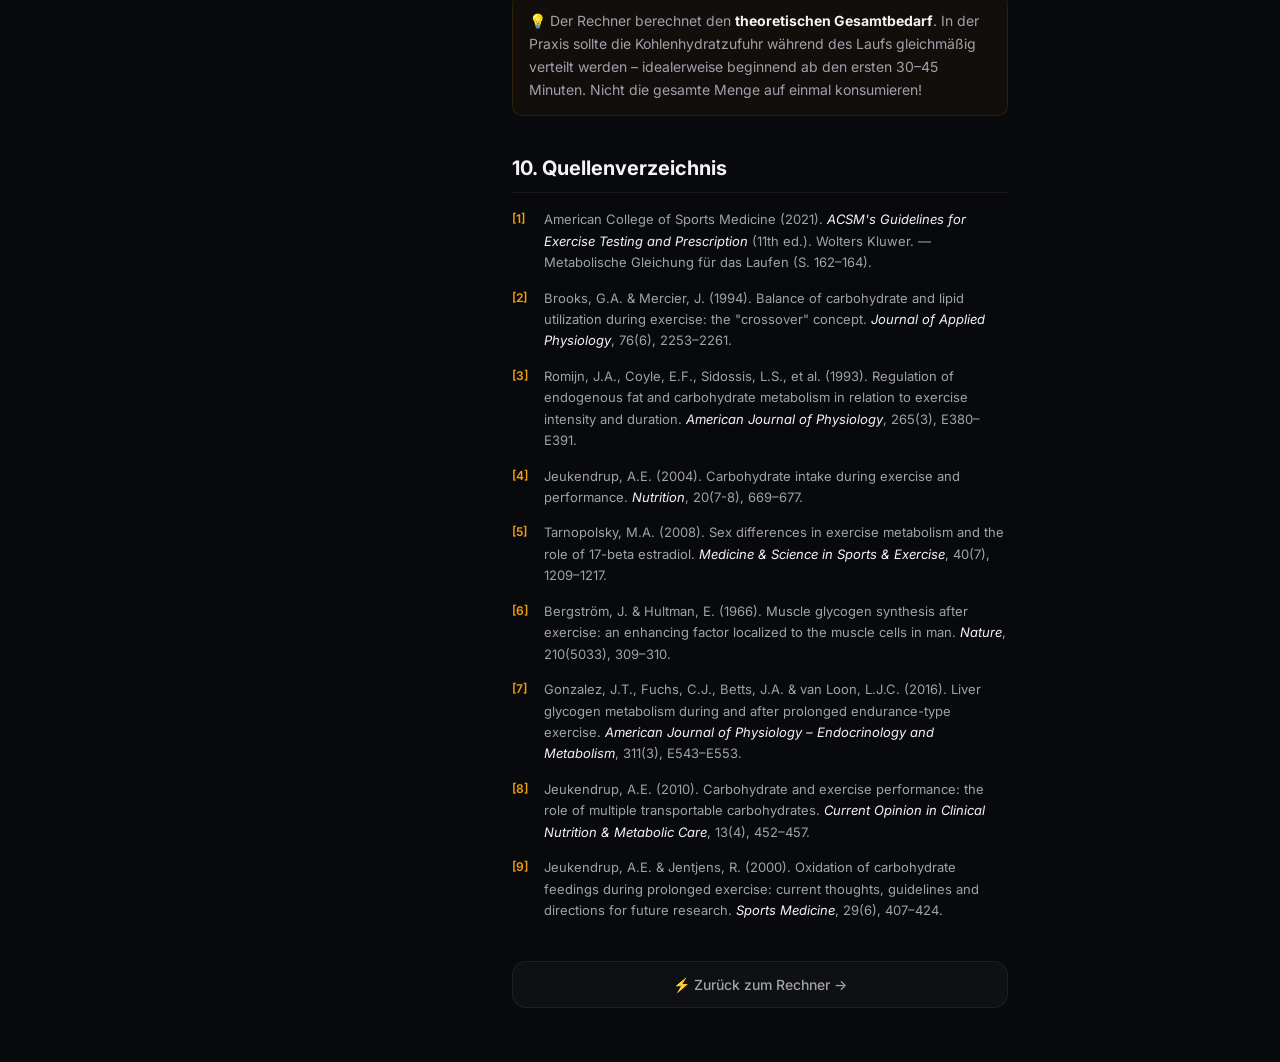
<file: methodik.html>
<!DOCTYPE html>
<html lang="de" data-theme="dark">
<head>
  <meta charset="UTF-8">
  <meta name="viewport" content="width=device-width, initial-scale=1.0, maximum-scale=1.0, user-scalable=no">
  <title>Methodik & Quellen – Fuel Rechner</title>
  <meta name="description" content="Detaillierte Erklärung der Berechnungsmethodik des Fuel Rechners. ACSM-Gleichung, Crossover-Konzept, Glykogenschätzung und mehr.">
  <meta name="theme-color" content="#08090d">
  <link rel="icon" type="image/png" href="favicon.png">
  <link rel="apple-touch-icon" href="favicon.png">
  <link rel="preconnect" href="https://fonts.googleapis.com">
  <link rel="preconnect" href="https://fonts.gstatic.com" crossorigin>
  <link href="https://fonts.googleapis.com/css2?family=Inter:wght@300;400;500;600;700;800&display=swap" rel="stylesheet">
  <link rel="stylesheet" href="styles.css">
</head>
<body>
  <div class="layout">

    <!-- ===== Sidebar ===== -->
    <aside class="sidebar" id="sidebar">
      <div class="sidebar-header">
        <span class="sidebar-logo">⚡</span>
        <span class="sidebar-title">Fuel Rechner</span>
      </div>
      <nav class="sidebar-nav">
        <a href="index.html" class="nav-item" data-page="index.html"><span class="nav-icon">🧮</span><span class="nav-label">Rechner</span></a>
        <a href="methodik.html" class="nav-item" data-page="methodik.html"><span class="nav-icon">📐</span><span class="nav-label">Methodik</span></a>
      </nav>
      <div class="sidebar-footer">
        <a href="impressum.html" class="nav-item" data-page="impressum.html"><span class="nav-icon">📋</span><span class="nav-label">Impressum</span></a>
        <button class="theme-btn" id="themeToggle">
          <span class="nav-icon"><svg class="icon-sun" width="16" height="16" viewBox="0 0 24 24" fill="none" stroke="currentColor" stroke-width="2" stroke-linecap="round" stroke-linejoin="round"><circle cx="12" cy="12" r="5"/><line x1="12" y1="1" x2="12" y2="3"/><line x1="12" y1="21" x2="12" y2="23"/><line x1="4.22" y1="4.22" x2="5.64" y2="5.64"/><line x1="18.36" y1="18.36" x2="19.78" y2="19.78"/><line x1="1" y1="12" x2="3" y2="12"/><line x1="21" y1="12" x2="23" y2="12"/><line x1="4.22" y1="19.78" x2="5.64" y2="18.36"/><line x1="18.36" y1="5.64" x2="19.78" y2="4.22"/></svg><svg class="icon-moon" width="16" height="16" viewBox="0 0 24 24" fill="none" stroke="currentColor" stroke-width="2" stroke-linecap="round" stroke-linejoin="round" style="display:none"><path d="M21 12.79A9 9 0 1 1 11.21 3 7 7 0 0 0 21 12.79z"/></svg></span>
          <span class="nav-label" id="themeLabel">Hellmodus</span>
        </button>
      </div>
    </aside>
    <div class="sidebar-overlay" id="sidebarOverlay"></div>

    <!-- ===== Main Content ===== -->
    <div class="main-wrapper">
      <div class="topbar">
        <button class="hamburger" id="menuToggle" aria-label="Menü"><span></span><span></span><span></span></button>
        <span class="topbar-title">Methodik</span>
      </div>

      <div class="app app-article">
        <header class="header">
          <div class="header-icon">📐</div>
          <h1>Methodik</h1>
          <p class="subtitle">So berechnet der Fuel Rechner deinen Carb-Bedarf</p>
        </header>

        <main class="article">

          <!-- ===== Table of Contents ===== -->
          <nav class="toc">
            <h2>Inhalt</h2>
            <ol>
              <li><a href="#energy">Energieverbrauch beim Laufen</a></li>
              <li><a href="#elevation">Berücksichtigung von Höhenmetern</a></li>
              <li><a href="#intensity">Intensitätsberechnung</a></li>
              <li><a href="#crossover">Substratverteilung (Crossover-Konzept)</a></li>
              <li><a href="#vo2max">Anpassung für Trainingszustand</a></li>
              <li><a href="#gender">Anpassung für Geschlecht</a></li>
              <li><a href="#glycogen">Glykogenspeicher-Schätzung</a></li>
              <li><a href="#deficit">Berechnung des Carb-Defizits</a></li>
              <li><a href="#osmolarity">Mischverhältnis &amp; Osmolarität</a></li>
              <li><a href="#sources">Quellenverzeichnis</a></li>
            </ol>
          </nav>

          <!-- ===== 1. Energieverbrauch ===== -->
          <section id="energy" class="article-section">
            <h2>1. Energieverbrauch beim Laufen</h2>

            <p>
              Zur Schätzung des Energieverbrauchs verwenden wir die metabolische Gleichung des
              <strong>American College of Sports Medicine (ACSM)</strong> für das Laufen.<a href="#src-1" class="ref">[1]</a>
              Diese Gleichung schätzt den Sauerstoffverbrauch (VO₂) basierend auf der Laufgeschwindigkeit
              und der Geländesteigung.
            </p>

            <div class="formula">VO₂ = 3.5 + 0.18 × v + 0.9 × v × G</div>
            <div class="formula-legend">
              <span><strong>VO₂</strong> = Sauerstoffverbrauch (ml/kg/min)</span>
              <span><strong>v</strong> = Geschwindigkeit (m/min) = 1000 / Pace (min/km)</span>
              <span><strong>G</strong> = Steigung als Dezimalzahl (z.B. 0.05 für 5 %)</span>
              <span><strong>3.5</strong> = Ruhe-VO₂ (entspricht 1 MET)</span>
            </div>

            <p>
              Der Term <code>0.18 × v</code> beschreibt die horizontale Komponente des Laufens. Wir nutzen hier einen für Ausdauersportler optimierten Koeffizienten von 0.18 (statt des klinischen Standardwerts 0.20), um die tatsächliche Laufökonomie besser abzubilden, Überlastungskalorien zu vermeiden und eine präzise Übereinstimmung mit Sportuhren wie Garmin Connect zu erreichen.
              Der Term <code>0.9 × v × G</code> beschreibt die vertikale Komponente (Bergauflaufen).
              Bei flachem Gelände (G = 0) entfällt der vertikale Term.
            </p>

            <p>
              Der Kalorienverbrauch setzt sich aus dem <strong>Ruheumsatz (RMR)</strong> und dem <strong>aktiven Leistungsumsatz</strong> beim Laufen zusammen. Dies ermöglicht eine hochgradig personalisierte Berechnung:
            </p>

            <h3>1. Ruheumsatz (RMR) nach Mifflin-St Jeor</h3>
            <p>
              Für den Ruheumsatz nutzen wir die etablierte Mifflin-St Jeor-Formel, die Alter, Geschlecht, Größe und Gewicht berücksichtigt:
            </p>
            <div class="formula">
              Männer: RMR (kcal/Tag) = 10 × Gewicht (kg) + 6.25 × Größe (cm) − 5 × Alter (Jahre) + 5<br>
              Frauen: RMR (kcal/Tag) = 10 × Gewicht (kg) + 6.25 × Größe (cm) − 5 × Alter (Jahre) − 161
            </div>
            <div class="formula">kcal/min<sub>Ruhe</sub> = RMR (kcal/Tag) / 1440</div>

            <h3>2. Aktiver Leistungsumsatz</h3>
            <p>
              Der Nettosauerstoffbedarf des Laufens (ohne Ruhe-VO₂ von 3.5 ml/kg/min) wird in Energie umgerechnet:
            </p>
            <div class="formula">VO₂<sub>aktiv</sub> = 0.18 × v + 0.9 × v × G</div>
            <div class="formula">kcal/min<sub>aktiv</sub> = (VO₂<sub>aktiv</sub> × Körpergewicht) / 200</div>

            <h3>3. Gesamtkalorienverbrauch</h3>
            <div class="formula">kcal/min<sub>gesamt</sub> = kcal/min<sub>aktiv</sub> + kcal/min<sub>Ruhe</sub></div>

            <p>
              Der Gesamtverbrauch ergibt sich dann aus Kalorienrate × Laufdauer:
            </p>

            <div class="formula">Gesamt-kcal = kcal/min × Distanz × Pace</div>

            <div class="example">
              <div class="example-title">Beispiel</div>
              <p>Läufer: 75 kg, Pace 5:00/km, Distanz 21.1 km, flach</p>
              <p>v = 1000 / 5 = 200 m/min</p>
              <p>VO₂ = 3.5 + 0.18 × 200 = 39.5 ml/kg/min</p>
              <p>kcal/min = (39.5 × 75) / 200 = <strong>14.8 kcal/min</strong></p>
              <p>Dauer = 21.1 × 5 = 105.5 min</p>
              <p>Gesamt = 14.8 × 105.5 ≈ <strong>1563 kcal</strong></p>
            </div>
          </section>

          <!-- ===== 2. Höhenmeter ===== -->
          <section id="elevation" class="article-section">
            <h2>2. Berücksichtigung von Höhenmetern</h2>

            <p>
              Wenn Höhenmeter angegeben werden, berechnen wir die durchschnittliche Steigung und
              fügen sie in die ACSM-Gleichung ein. Dies erhöht den VO₂-Wert und damit den
              Gesamtkalorienverbrauch signifikant.
            </p>

            <div class="formula">G = Höhenmeter / (Distanz × 1000)</div>
            <div class="formula-legend">
              <span><strong>G</strong> = Durchschnittliche Steigung als Dezimalzahl</span>
              <span><strong>Höhenmeter</strong> = Gesamtanstieg in Metern</span>
              <span><strong>Distanz</strong> = Laufstrecke in km</span>
            </div>

            <p>
              Dies ist eine Vereinfachung, die eine konstante Steigung annimmt. In der Realität
              wechseln sich Anstiege und Flachstücke ab, aber der Durchschnitt liefert eine brauchbare
              Schätzung für den Mehrverbrauch.
            </p>

            <div class="example">
              <div class="example-title">Beispiel</div>
              <p>Halbmarathon mit 500 hm: G = 500 / 21100 = 0.0237 (2.4 %)</p>
              <p>Zusätzlicher VO₂: 0.9 × 200 × 0.0237 = +4.3 ml/kg/min</p>
              <p>Das entspricht ca. <strong>+10 % Mehrverbrauch</strong> gegenüber flach.</p>
            </div>

            <div class="callout">
              ⚠️ Die ACSM-Gleichung gilt primär für Bergauflaufen. Bergablaufen hat einen anderen
              energetischen Aufwand (exzentrische Muskelarbeit), der hier nicht separat modelliert wird.
            </div>
          </section>

          <!-- ===== 3. Intensität ===== -->
          <section id="intensity" class="article-section">
            <h2>3. Intensitätsberechnung</h2>

            <p>
              Die Intensität eines Laufes wird als Verhältnis der Laufgeschwindigkeit zur
              Schwellengeschwindigkeit (Laktatschwelle) berechnet. Die Laktatschwelle ist die
              Intensität, ab der die Laktatproduktion die Laktatelimination übersteigt – ein
              zentraler Marker der Ausdauerleistungsfähigkeit.
            </p>

            <div class="formula">Intensität = Schwellenpace / Zielpace</div>
            <div class="formula-legend">
              <span>Pace in min/km → schnellere Pace = kleinerer Wert</span>
              <span>Ergebnis &lt; 1.0 → langsamer als Schwelle</span>
              <span>Ergebnis = 1.0 → Schwellentempo</span>
              <span>Ergebnis &gt; 1.0 → schneller als Schwelle</span>
            </div>

            <p>
              Da der Pace-Wert invers zur Geschwindigkeit ist (höherer Pace = langsamer), ergibt die
              Division Schwellenpace / Zielpace direkt das Geschwindigkeitsverhältnis. Der Wert wird
              auf den Bereich <strong>0.4 – 1.3</strong> begrenzt.
            </p>

            <p>
              Aus dem Intensitätsverhältnis leiten wir die Trainingszone ab:
            </p>

            <table class="article-table">
              <thead>
                <tr><th>Intensität</th><th>Zone</th></tr>
              </thead>
              <tbody>
                <tr><td>&lt; 65 %</td><td>Regeneration</td></tr>
                <tr><td>65 – 75 %</td><td>Grundlagenausdauer 1 (GA1)</td></tr>
                <tr><td>75 – 85 %</td><td>Grundlagenausdauer 2 (GA2)</td></tr>
                <tr><td>85 – 95 %</td><td>Tempobereich</td></tr>
                <tr><td>95 – 100 %</td><td>Schwellenbereich</td></tr>
                <tr><td>&gt; 100 %</td><td>Überschwellig</td></tr>
              </tbody>
            </table>
          </section>

          <!-- ===== 4. Crossover-Konzept ===== -->
          <section id="crossover" class="article-section">
            <h2>4. Substratverteilung (Crossover-Konzept)</h2>

            <p>
              Das <strong>Crossover-Konzept</strong> nach Brooks &amp; Mercier (1994)<a href="#src-2" class="ref">[2]</a>
              beschreibt, wie der Körper bei steigender Belastungsintensität zunehmend von der
              Fettoxidation zur Kohlenhydratoxidation wechselt. Der „Crossover-Point" ist die
              Intensität, ab der Kohlenhydrate den dominanten Brennstoff darstellen.
            </p>

            <p>
              Frühe Arbeiten von Romijn et al. (1993)<a href="#src-3" class="ref">[3]</a> quantifizierten
              die Substratnutzung bei verschiedenen Belastungsstufen und zeigten, dass bei niedriger
              Intensität (~25 % VO₂max) Fett die primäre Energiequelle ist, während bei hoher Intensität
              (~85 % VO₂max) fast ausschließlich Kohlenhydrate verbrannt werden.
            </p>

            <p>
              Im Rechner modellieren wir diese Beziehung als <strong>stückweise lineare Interpolation</strong>
              mit 13 Datenpunkten:
            </p>

            <table class="article-table">
              <thead>
                <tr><th>Intensität (% Schwelle)</th><th>Carbs (%)</th><th>Fett (%)</th></tr>
              </thead>
              <tbody>
                <tr><td>40 %</td><td>35 %</td><td>65 %</td></tr>
                <tr><td>50 %</td><td>42 %</td><td>58 %</td></tr>
                <tr><td>60 %</td><td>52 %</td><td>48 %</td></tr>
                <tr><td>70 %</td><td>62 %</td><td>38 %</td></tr>
                <tr><td>75 %</td><td>68 %</td><td>32 %</td></tr>
                <tr><td>80 %</td><td>75 %</td><td>25 %</td></tr>
                <tr><td>85 %</td><td>82 %</td><td>18 %</td></tr>
                <tr><td>90 %</td><td>87 %</td><td>13 %</td></tr>
                <tr><td>95 %</td><td>91 %</td><td>9 %</td></tr>
                <tr><td>100 %</td><td>94 %</td><td>6 %</td></tr>
                <tr><td>110 %</td><td>96 %</td><td>4 %</td></tr>
                <tr><td>120 %</td><td>97 %</td><td>3 %</td></tr>
                <tr><td>130 %</td><td>98 %</td><td>2 %</td></tr>
              </tbody>
            </table>

            <p>
              Für Intensitätswerte zwischen den Stützstellen wird linear interpoliert. Beispiel:
              Bei 72 % Schwellenintensität liegt der Carb-Anteil zwischen 62 % (70 %) und 68 % (75 %),
              also bei 62 + (68 − 62) × (72 − 70) / (75 − 70) = <strong>64.4 %</strong>.
            </p>
          </section>

          <!-- ===== 5. VO₂max-Anpassung ===== -->
          <section id="vo2max" class="article-section">
            <h2>5. Anpassung für Trainingszustand (VO₂max)</h2>

            <p>
              Gut trainierte Ausdauerathleten haben einen nach rechts verschobenen Crossover-Point –
              sie können bei höheren Intensitäten noch anteilig mehr Fett verbrennen als weniger
              trainierte Personen.<a href="#src-4" class="ref">[4]</a> Dies liegt an Adaptationen wie
              erhöhter Mitochondriendichte, verbesserter Kapillarisierung und gesteigerter Aktivität
              fettoxidierender Enzyme.
            </p>

            <p>
              Wenn der VO₂max-Wert angegeben wird, passen wir die Substratverteilung an:
            </p>

            <div class="formula">Shift = (VO₂max − 50) × 0.003</div>
            <div class="formula">Carb%<sub>adj</sub> = Carb%<sub>basis</sub> − Shift</div>
            <div class="formula-legend">
              <span><strong>50 ml/kg/min</strong> = Referenz-VO₂max (moderat trainiert)</span>
              <span>Positiver Shift (VO₂max &gt; 50) → weniger Carbs, mehr Fett</span>
              <span>Negativer Shift (VO₂max &lt; 50) → mehr Carbs, weniger Fett</span>
            </div>

            <div class="example">
              <div class="example-title">Beispiel</div>
              <p>Eliteläufer mit VO₂max 70 ml/kg/min</p>
              <p>Shift = (70 − 50) × 0.003 = <strong>0.06 (−6 %)</strong></p>
              <p>Bei einer Basis von 75 % Carb-Anteil → angepasst: <strong>69 %</strong></p>
              <p>→ Mehr Energie aus Fett, weniger externes Maltodextrin benötigt.</p>
            </div>

            <p>
              Zusätzlich berechnet der Rechner die tatsächliche <strong>%VO₂max</strong> der geplanten
              Belastung. Wenn der berechnete Lauf-VO₂ den angegebenen VO₂max übersteigt, bedeutet dies,
              dass die Pace nicht rein aerob leistbar ist – der Rechner zeigt dann eine Warnung an.
            </p>

            <div class="formula">%VO₂max = VO₂<sub>Lauf</sub> / VO₂max × 100</div>
          </section>

          <!-- ===== 6. Geschlecht ===== -->
          <section id="gender" class="article-section">
            <h2>6. Anpassung für Geschlecht</h2>

            <p>
              Zahlreiche Studien zeigen, dass Frauen bei gleicher relativer Belastungsintensität
              proportional mehr Fett und weniger Kohlenhydrate oxidieren als Männer.<a href="#src-5" class="ref">[5]</a>
              Dies wird auf hormonelle Unterschiede (insbesondere Östrogen) zurückgeführt, das die
              Fettoxidation fördert und den Glykogenabbau verlangsamt.
            </p>

            <h3>Substratverteilung</h3>
            <p>
              Für weibliche Läuferinnen wird der Carb-Anteil um <strong>7 Prozentpunkte</strong> reduziert:
            </p>

            <div class="formula">Carb%<sub>weiblich</sub> = Carb%<sub>basis</sub> − 0.07</div>

            <h3>Körperzusammensetzung</h3>
            <p>
              Frauen haben bei gleichem BMI typischerweise einen höheren Körperfettanteil und
              damit weniger Muskelmasse. Dies beeinflusst die Glykogenspeicher-Schätzung.
              Wir verwenden geschlechtsspezifische Lean-Mass-Ratios:
            </p>

            <table class="article-table">
              <thead>
                <tr><th>BMI</th><th>Lean-Mass-Ratio ♂</th><th>Lean-Mass-Ratio ♀</th></tr>
              </thead>
              <tbody>
                <tr><td>&lt; 20</td><td>0.88</td><td>0.82</td></tr>
                <tr><td>20 – 25</td><td>0.82</td><td>0.75</td></tr>
                <tr><td>25 – 30</td><td>0.75</td><td>0.68</td></tr>
                <tr><td>&gt; 30</td><td>0.68</td><td>0.60</td></tr>
              </tbody>
            </table>
          </section>

          <!-- ===== 7. Glykogenspeicher ===== -->
          <section id="glycogen" class="article-section">
            <h2>7. Glykogenspeicher-Schätzung</h2>

            <p>
              Glykogen ist die primäre Kohlenhydratreserve des Körpers, gespeichert in der Skelettmuskulatur
              und der Leber. Die Pionierstudien von Bergström &amp; Hultman (1966)<a href="#src-6" class="ref">[6]</a>
              etablierten die Muskelbiopsie-Technik und zeigten, dass Glykogenvorräte ein limitierender
              Faktor der Ausdauerleistung sind.
            </p>

            <p>Die Schätzung erfolgt in fünf Schritten:</p>

            <h3>Schritt 1: BMI</h3>
            <div class="formula">BMI = Gewicht / (Größe / 100)²</div>

            <h3>Schritt 2: Lean Body Mass</h3>
            <div class="formula">LBM = Gewicht × Lean-Mass-Ratio<sub>(BMI, Geschlecht)</sub></div>
            <div class="formula-legend">
              <span>Lean-Mass-Ratio aus der Tabelle in Abschnitt 6</span>
            </div>

            <h3>Schritt 3: Muskelmasse</h3>
            <div class="formula">Muskelmasse = LBM × 0.48</div>
            <div class="formula-legend">
              <span>Ca. 45–50 % der fettfreien Masse ist Skelettmuskulatur</span>
            </div>

            <h3>Schritt 4: Gesamtglykogen</h3>
            <div class="formula">Glykogen<sub>total</sub> = Muskelmasse × 15 g/kg + 90 g</div>
            <div class="formula-legend">
              <span><strong>15 g/kg</strong> = Muskelglykogengehalt bei gut gefüllten Speichern<a href="#src-7" class="ref">[7]</a></span>
              <span><strong>90 g</strong> = Leberglykogen (nüchterner Wert: ~60–120 g)</span>
            </div>

            <h3>Schritt 5: Verfügbares Glykogen</h3>
            <div class="formula">Glykogen<sub>verfügbar</sub> = Glykogen<sub>total</sub> × 0.75</div>
            <div class="formula-legend">
              <span><strong>75 %</strong> = Nutzbare Fraktion (nicht die gesamte Reserve wird mobilisiert)</span>
              <span>Einige Muskeln sind beim Laufen weniger aktiv und behalten ihr Glykogen</span>
              <span>Eine Restglykogenreserve bleibt immer erhalten (ca. 25 %)</span>
            </div>

            <div class="formula">kcal<sub>Glykogen</sub> = Glykogen<sub>verfügbar</sub> × 4 kcal/g</div>

            <div class="example">
              <div class="example-title">Beispiel: Mann, 180 cm, 75 kg</div>
              <p>BMI = 75 / 3.24 = 23.1 → Lean-Ratio ♂ = 0.82</p>
              <p>LBM = 75 × 0.82 = 61.5 kg</p>
              <p>Muskelmasse = 61.5 × 0.48 = 29.5 kg</p>
              <p>Glykogen total = 29.5 × 15 + 90 = <strong>533 g</strong></p>
              <p>Verfügbar = 533 × 0.75 = 400 g → <strong>1598 kcal</strong></p>
            </div>
          </section>

          <!-- ===== 8. Carb-Bedarf & Fueling-Richtlinien ===== -->
          <section id="deficit" class="article-section">
            <h2>8. Kohlenhydratbedarf &amp; Fueling-Richtlinien</h2>

            <p>
              Aus dem Gesamtkalorienverbrauch und der prozentualen Substratverteilung berechnen wir den
              Kohlenhydratbedarf. Der Rechner ermittelt zwei Kriterien, um die optimale Zufuhr zu bestimmen:
            </p>

            <h3>Kriterium A: Physiologisches Glykogen-Defizit</h3>
            <p>
              Hierbei prüfen wir rechnerisch, ob die Kohlenhydratverbrennung die verfügbaren Glykogenspeicher übersteigt.
            </p>
            <div class="formula">Carb-kcal = Gesamt-kcal × Carb%</div>
            <div class="formula">Defizit-kcal = max(0, Carb-kcal − Glykogen-kcal<sub>verfügbar</sub>)</div>
            <div class="formula">Defizit-Menge (g) = Defizit-kcal / 4</div>

            <h3>Kriterium B: Zeit- &amp; Intensitätsbasierte Richtlinien (Performance-Zufuhr)</h3>
            <p>
              In der Praxis empfiehlt die Sportwissenschaft (z.B. ACSM, ISSN), Kohlenhydrate bei Belastungen ab 60 Minuten zuzuführen, unabhängig davon, ob die Speicher am Ende rechnerisch leer sind. Dies erhält den Blutzuckerspiegel aufrecht, schont das Nervensystem und verkürzt die Regenerationszeit.
            </p>
            <table class="article-table">
              <thead>
                <tr><th>Laufdauer</th><th>Zone / Intensität</th><th>Zufuhrrate (g/h)</th></tr>
              </thead>
              <tbody>
                <tr><td>&lt; 60 min</td><td>Alle Intensitäten</td><td>0 g/h</td></tr>
                <tr><td>60 – 90 min</td><td>Zone 1 &amp; 2 (Regeneration/Grundlage)</td><td>20 g/h</td></tr>
                <tr><td>60 – 90 min</td><td>Zone 3, 4 &amp; 5 (Tempo/Schwelle)</td><td>30 g/h</td></tr>
                <tr><td>90 – 150 min</td><td>Zone 1 &amp; 2 (Regeneration/Grundlage)</td><td>40 g/h</td></tr>
                <tr><td>90 – 150 min</td><td>Zone 3, 4 &amp; 5 (Tempo/Schwelle)</td><td>60 g/h</td></tr>
                <tr><td>&gt; 150 min</td><td>Zone 1 &amp; 2 (Regeneration/Grundlage)</td><td>50 g/h</td></tr>
                <tr><td>&gt; 150 min</td><td>Zone 3, 4 &amp; 5 (Tempo/Schwelle)</td><td>80 g/h</td></tr>
              </tbody>
            </table>

            <h3>Ermittlung der endgültigen Empfehlung</h3>
            <p>
              Der Rechner vergleicht die notwendige Zufuhrrate aus dem Glykogendefizit mit der empfohlenen Performance-Zufuhrrate und wählt das <strong>Maximum</strong> beider Werte, um sowohl Leistungseinbrüche als auch eine vollständige Erschöpfung der Speicher zu verhindern.
            </p>
          </section>

          <!-- ===== 9. Osmolarität ===== -->
          <section id="osmolarity" class="article-section">
            <h2>9. Mischverhältnis &amp; Osmolarität</h2>

            <p>
              Maltodextrin ist ein Glucosepolymer (Dextrose-Äquivalent 15–20, durchschnittliches
              Molekulargewicht ~900–1200 g/mol). Sein großer Vorteil gegenüber einfacher Glucose:
              <strong>deutlich geringere Osmolarität</strong> bei gleichem Kohlenhydratgehalt, da ein
              einzelnes Maltodextrinmolekül aus vielen Glucoseeinheiten besteht.<a href="#src-8" class="ref">[8]</a>
            </p>

            <h3>Konzentration</h3>
            <p>
              Für die optimale Balance zwischen Energiezufuhr und Magenentleerung empfehlen wir
              eine Konzentration von <strong>80 g Maltodextrin pro Liter Wasser</strong> (8 % Lösung):
            </p>

            <div class="formula">Wasser (ml) = Maltodextrin (g) / 80 × 1000</div>

            <table class="article-table">
              <thead>
                <tr><th>Konzentration</th><th>g pro Liter</th><th>Eigenschaft</th></tr>
              </thead>
              <tbody>
                <tr><td>4–6 %</td><td>40–60 g/L</td><td>Priorität Flüssigkeitsaufnahme</td></tr>
                <tr><td>6–8 %</td><td>60–80 g/L</td><td>Balanciert (Standard)</td></tr>
                <tr><td>8–10 %</td><td>80–100 g/L</td><td>Priorität Energiezufuhr</td></tr>
                <tr><td>&gt; 10 %</td><td>&gt; 100 g/L</td><td>Verlangsamte Magenentleerung</td></tr>
              </tbody>
            </table>

            <h3>Absorptionslimit</h3>
            <p>
              Maltodextrin wird im Darm zu Glucose abgebaut und über den <strong>SGLT1-Transporter</strong>
              aufgenommen. Dieser Transporter hat eine maximale Kapazität von ca. <strong>60 g/h</strong>.<a href="#src-8" class="ref">[8]</a>
            </p>

            <p>
              Wenn der berechnete Bedarf eine Aufnahmerate von &gt; 60 g/h erfordert, zeigt der Rechner
              eine Warnung an. In diesem Fall kann ein <strong>Maltodextrin-Fructose-Gemisch (2:1 Ratio)</strong>
              die Aufnahme auf bis zu 90–120 g/h steigern, da Fructose über einen separaten Transporter
              (GLUT5) absorbiert wird.<a href="#src-9" class="ref">[9]</a>
            </p>

            <div class="callout">
              💡 Der Rechner berechnet den <strong>theoretischen Gesamtbedarf</strong>. In der Praxis sollte
              die Kohlenhydratzufuhr während des Laufs gleichmäßig verteilt werden – idealerweise beginnend
              ab den ersten 30–45 Minuten. Nicht die gesamte Menge auf einmal konsumieren!
            </div>
          </section>

          <!-- ===== 10. Quellen ===== -->
          <section id="sources" class="article-section">
            <h2>10. Quellenverzeichnis</h2>

            <ol class="sources-list">
              <li id="src-1">
                American College of Sports Medicine (2021).
                <em>ACSM's Guidelines for Exercise Testing and Prescription</em> (11th ed.).
                Wolters Kluwer. — Metabolische Gleichung für das Laufen (S. 162–164).
              </li>
              <li id="src-2">
                Brooks, G.A. &amp; Mercier, J. (1994).
                Balance of carbohydrate and lipid utilization during exercise: the "crossover" concept.
                <em>Journal of Applied Physiology</em>, 76(6), 2253–2261.
              </li>
              <li id="src-3">
                Romijn, J.A., Coyle, E.F., Sidossis, L.S., et al. (1993).
                Regulation of endogenous fat and carbohydrate metabolism in relation to exercise
                intensity and duration.
                <em>American Journal of Physiology</em>, 265(3), E380–E391.
              </li>
              <li id="src-4">
                Jeukendrup, A.E. (2004).
                Carbohydrate intake during exercise and performance.
                <em>Nutrition</em>, 20(7-8), 669–677.
              </li>
              <li id="src-5">
                Tarnopolsky, M.A. (2008).
                Sex differences in exercise metabolism and the role of 17-beta estradiol.
                <em>Medicine &amp; Science in Sports &amp; Exercise</em>, 40(7), 1209–1217.
              </li>
              <li id="src-6">
                Bergström, J. &amp; Hultman, E. (1966).
                Muscle glycogen synthesis after exercise: an enhancing factor localized to the
                muscle cells in man.
                <em>Nature</em>, 210(5033), 309–310.
              </li>
              <li id="src-7">
                Gonzalez, J.T., Fuchs, C.J., Betts, J.A. &amp; van Loon, L.J.C. (2016).
                Liver glycogen metabolism during and after prolonged endurance-type exercise.
                <em>American Journal of Physiology – Endocrinology and Metabolism</em>, 311(3), E543–E553.
              </li>
              <li id="src-8">
                Jeukendrup, A.E. (2010).
                Carbohydrate and exercise performance: the role of multiple transportable carbohydrates.
                <em>Current Opinion in Clinical Nutrition &amp; Metabolic Care</em>, 13(4), 452–457.
              </li>
              <li id="src-9">
                Jeukendrup, A.E. &amp; Jentjens, R. (2000).
                Oxidation of carbohydrate feedings during prolonged exercise: current thoughts, guidelines
                and directions for future research.
                <em>Sports Medicine</em>, 29(6), 407–424.
              </li>
            </ol>
          </section>

          <!-- Back to calculator -->
          <a href="index.html" class="method-link">
            ⚡ Zurück zum Rechner →
          </a>

        </main>
      </div>
    </div>
  </div>

  <script src="nav.js"></script>
</body>
</html>
</file>
<file: styles.css>
/* ============================================
   FUEL RECHNER – Carb Calculator
   Dark / Light Theme · Mobile-First
   ============================================ */

/* ---------- Reset ---------- */
*, *::before, *::after { box-sizing: border-box; margin: 0; padding: 0; }

/* ---------- Design Tokens (Dark – default) ---------- */
:root {
  --bg:             #08090d;
  --bg-glow:        rgba(245,158,11,0.04);
  --surface:        rgba(255,255,255,0.03);
  --surface-hover:  rgba(255,255,255,0.06);
  --border:         rgba(255,255,255,0.06);
  --border-focus:   rgba(245,158,11,0.45);
  --input-bg:       rgba(255,255,255,0.05);
  --input-border:   rgba(255,255,255,0.08);
  --accent:         #f59e0b;
  --accent-light:   #fbbf24;
  --accent-dark:    #d97706;
  --accent-glow:    rgba(245,158,11,0.10);
  --accent-subtle:  rgba(245,158,11,0.04);
  --text:           #f4f4f5;
  --text-secondary: #a1a1aa;
  --text-muted:     #52525b;
  --btn-face:       #0a0a0f;
  --green:          #10b981;
  --green-glow:     rgba(16,185,129,0.10);
  --orange:         #f97316;
  --indigo:         #818cf8;
  --red:            #ef4444;
  --red-glow:       rgba(239,68,68,0.08);
  --card-glow-a:    rgba(245,158,11,0.03);
  --card-glow-b:    rgba(245,158,11,0.07);
  --card-border:    rgba(245,158,11,0.12);
  --radius-lg: 20px;
  --radius:    14px;
  --radius-sm: 10px;
  --radius-xs: 8px;
  --ease:        cubic-bezier(0.4,0,0.2,1);
  --ease-out:    cubic-bezier(0.0,0,0.2,1);
  --ease-bounce: cubic-bezier(0.34,1.56,0.64,1);
}

/* ---------- Light Theme Overrides ---------- */
[data-theme="light"] {
  --bg:             #f5f5f7;
  --bg-glow:        rgba(245,158,11,0.06);
  --surface:        rgba(0,0,0,0.025);
  --surface-hover:  rgba(0,0,0,0.05);
  --border:         rgba(0,0,0,0.07);
  --border-focus:   rgba(217,119,6,0.45);
  --input-bg:       rgba(0,0,0,0.035);
  --input-border:   rgba(0,0,0,0.10);
  --accent-glow:    rgba(245,158,11,0.10);
  --accent-subtle:  rgba(245,158,11,0.06);
  --text:           #18181b;
  --text-secondary: #52525b;
  --text-muted:     #a1a1aa;
  --green-glow:     rgba(16,185,129,0.08);
  --red-glow:       rgba(239,68,68,0.06);
  --card-glow-a:    rgba(245,158,11,0.04);
  --card-glow-b:    rgba(245,158,11,0.10);
  --card-border:    rgba(245,158,11,0.18);
}

/* ---------- Base ---------- */
html { scroll-behavior: smooth; -webkit-text-size-adjust: 100%; }

body {
  font-family: 'Inter', -apple-system, BlinkSansSerif, 'Segoe UI', sans-serif;
  background: var(--bg);
  background-image: radial-gradient(ellipse at 50% -10%, var(--bg-glow) 0%, transparent 55%);
  color: var(--text);
  min-height: 100vh; min-height: 100dvh;
  -webkit-font-smoothing: antialiased;
  -moz-osx-font-smoothing: grayscale;
  overflow-x: hidden;
  transition: background-color 0.4s var(--ease), color 0.3s var(--ease);
}

/* ---------- App Shell ---------- */
.app { max-width: 480px; margin: 0 auto; padding: 0 20px 60px; }

/* ---------- Header ---------- */
.header { text-align: center; padding: 48px 0 36px; position: relative; }

.header-icon { font-size: 36px; margin-bottom: 12px; display: inline-block; animation: pulse-glow 3s ease-in-out infinite; }

.header h1 {
  font-size: 28px; font-weight: 800; letter-spacing: -0.5px;
  background: linear-gradient(135deg, var(--text) 40%, var(--accent-light) 100%);
  -webkit-background-clip: text; background-clip: text; -webkit-text-fill-color: transparent;
}

.subtitle { font-size: 14px; color: var(--text-secondary); margin-top: 6px; font-weight: 400; }

/* ---------- Theme Toggle ---------- */
.theme-toggle {
  position: absolute; top: 8px; right: 0;
  width: 42px; height: 42px; border-radius: 50%;
  background: var(--surface); border: 1px solid var(--border);
  color: var(--text-secondary); cursor: pointer;
  display: flex; align-items: center; justify-content: center;
  transition: background 0.3s, border-color 0.3s, color 0.3s, transform 0.3s var(--ease-bounce);
  -webkit-tap-highlight-color: transparent;
}
.theme-toggle:hover { background: var(--surface-hover); color: var(--text); }
.theme-toggle:active { transform: scale(0.9) rotate(20deg); }
.theme-toggle svg { display: block; }
.theme-toggle .icon-sun,
.theme-toggle .icon-moon { pointer-events: none; }

/* ---------- Section Titles ---------- */
.section-title {
  display: flex; align-items: center; gap: 8px;
  font-size: 13px; font-weight: 600; text-transform: uppercase;
  letter-spacing: 0.8px; color: var(--text-secondary); margin-bottom: 16px;
}
.section-icon { font-size: 16px; }

/* ---------- Input Sections ---------- */
.input-section {
  background: var(--surface); border: 1px solid var(--border);
  border-radius: var(--radius-lg); padding: 20px; margin-bottom: 16px;
  transition: border-color 0.3s var(--ease), background 0.3s var(--ease);
}
.input-section:focus-within { border-color: var(--input-border); }

/* ---------- Input Layout ---------- */
.input-row { display: grid; grid-template-columns: 1fr 1fr; gap: 12px; }
.input-group { margin-bottom: 14px; }
.input-group:last-child { margin-bottom: 0; }
.input-group label {
  display: block; font-size: 12px; font-weight: 500;
  color: var(--text-secondary); margin-bottom: 6px; letter-spacing: 0.2px;
}
.label-hint { font-weight: 400; color: var(--text-muted); }

/* ---------- Input Fields ---------- */
.input-wrapper { position: relative; display: flex; align-items: center; }

.input-wrapper input[type="number"] {
  width: 100%; background: var(--input-bg); border: 1px solid var(--input-border);
  border-radius: var(--radius-sm); padding: 12px 14px; padding-right: 56px;
  font-family: inherit; font-size: 16px; font-weight: 500; color: var(--text);
  outline: none; transition: all 0.25s var(--ease); -moz-appearance: textfield;
}
.input-wrapper input[type="number"]::-webkit-inner-spin-button,
.input-wrapper input[type="number"]::-webkit-outer-spin-button { -webkit-appearance: none; margin: 0; }
.input-wrapper input[type="number"]::placeholder { color: var(--text-muted); font-weight: 400; }
.input-wrapper input[type="number"]:focus {
  border-color: var(--border-focus); background: var(--accent-subtle);
  box-shadow: 0 0 0 3px rgba(245,158,11,0.06);
}
.input-wrapper input.error { border-color: var(--red) !important; box-shadow: 0 0 0 3px var(--red-glow) !important; }
.input-unit { position: absolute; right: 14px; font-size: 13px; font-weight: 500; color: var(--text-muted); pointer-events: none; }
.input-unit-long { font-size: 11px; }

/* ---------- Gender Selector ---------- */
.gender-select {
  display: flex; background: var(--input-bg); border: 1px solid var(--input-border);
  border-radius: var(--radius-sm); padding: 3px; gap: 3px;
}
.gender-btn {
  flex: 1; padding: 10px 8px; border: none;
  border-radius: calc(var(--radius-sm) - 3px); background: transparent;
  font-family: inherit; font-size: 13px; font-weight: 500; color: var(--text-secondary);
  cursor: pointer; transition: all 0.25s var(--ease); -webkit-tap-highlight-color: transparent;
}
.gender-btn:hover { color: var(--text); }
.gender-btn.active { background: var(--accent); color: var(--btn-face); font-weight: 600; }

/* ---------- Pace Inputs ---------- */
.pace-input { display: flex; align-items: center; gap: 6px; }
.pace-wrapper { flex: 1; max-width: 80px; }
.pace-wrapper input { padding-right: 14px !important; text-align: center; }
.pace-separator { font-size: 20px; font-weight: 700; color: var(--text-muted); margin: 0 -2px; padding-top: 1px; }
.pace-input .input-unit { position: static; margin-left: 4px; flex-shrink: 0; }

/* ---------- Quick Select ---------- */
.quick-select { display: flex; gap: 8px; margin-top: 10px; flex-wrap: wrap; }
.quick-btn {
  background: var(--input-bg); border: 1px solid var(--input-border);
  border-radius: 20px; padding: 6px 14px;
  font-family: inherit; font-size: 12px; font-weight: 500; color: var(--text-secondary);
  cursor: pointer; transition: all 0.25s var(--ease); -webkit-tap-highlight-color: transparent;
}
.quick-btn:hover { background: var(--surface-hover); color: var(--text); }
.quick-btn:active { transform: scale(0.96); }
.quick-btn.active { background: var(--accent-glow); border-color: rgba(245,158,11,0.3); color: var(--accent-light); }
[data-theme="light"] .quick-btn.active { color: var(--accent-dark); }

/* ---------- Duration Preview ---------- */
.duration-preview {
  margin-top: 10px; font-size: 13px; font-weight: 500; color: var(--accent);
  opacity: 0; transition: opacity 0.3s var(--ease);
  display: flex; align-items: center; gap: 6px;
}
.duration-preview.visible { opacity: 1; }
.duration-preview .dp-icon { font-size: 14px; }

/* ---------- Calculate & Reset Buttons ---------- */
.form-buttons { display: flex; gap: 10px; margin-top: 8px; }
.form-buttons .calc-btn { flex: 1; margin-top: 0; }

.reset-btn {
  width: 56px; height: 56px; display: flex; align-items: center; justify-content: center;
  background: var(--surface); border: 1px solid var(--border); border-radius: var(--radius);
  cursor: pointer; font-size: 18px; transition: all 0.3s var(--ease);
  -webkit-tap-highlight-color: transparent;
}
.reset-btn:hover { background: var(--surface-hover); border-color: rgba(239,68,68,0.35); color: var(--red); }
.reset-btn:active { transform: scale(0.95); }

.calc-btn {
  width: 100%; display: flex; align-items: center; justify-content: center;
  gap: 10px; padding: 16px 24px;
  background: linear-gradient(135deg, var(--accent) 0%, var(--accent-dark) 100%);
  border: none; border-radius: var(--radius);
  font-family: inherit; font-size: 16px; font-weight: 600; color: var(--btn-face);
  cursor: pointer; transition: all 0.3s var(--ease);
  -webkit-tap-highlight-color: transparent; position: relative; overflow: hidden;
}
.calc-btn::before {
  content: ''; position: absolute; inset: 0;
  background: linear-gradient(135deg, rgba(255,255,255,0.15) 0%, transparent 50%);
  opacity: 0; transition: opacity 0.3s;
}
.calc-btn:hover::before { opacity: 1; }
.calc-btn:hover { transform: translateY(-1px); box-shadow: 0 8px 24px rgba(245,158,11,0.25); }
.calc-btn:active { transform: translateY(0) scale(0.98); box-shadow: 0 2px 8px rgba(245,158,11,0.2); }
.btn-icon { font-size: 18px; transition: transform 0.3s var(--ease); }
.calc-btn:hover .btn-icon { transform: translateX(3px); }

/* ---------- Results ---------- */
.results {
  margin-top: 32px; opacity: 0; transform: translateY(24px);
  visibility: hidden; transition: all 0.5s var(--ease-out); pointer-events: none;
}
.results.visible { opacity: 1; transform: translateY(0); visibility: visible; pointer-events: auto; }

/* ---------- Result Hero Cards ---------- */
.results-hero { display: grid; grid-template-columns: 1fr 1fr; gap: 14px; margin-bottom: 16px; }

.result-card {
  position: relative; background: var(--surface);
  border: 1px solid var(--card-border); border-radius: var(--radius-lg);
  padding: 24px 16px; text-align: center;
  box-shadow: 0 0 40px var(--card-glow-a);
  animation: card-glow 4s ease-in-out infinite alternate;
  transition: background 0.3s, border-color 0.3s;
}
.result-card.no-carbs {
  grid-column: 1 / -1; border-color: rgba(16,185,129,0.2);
  box-shadow: 0 0 40px var(--green-glow); animation: none;
}

.result-label {
  font-size: 11px; font-weight: 600; text-transform: uppercase;
  letter-spacing: 1px; color: var(--text-secondary); margin-bottom: 8px;
}
.result-value { display: flex; align-items: baseline; justify-content: center; gap: 4px; }
.value-number { font-size: 36px; font-weight: 800; letter-spacing: -1px; color: var(--accent-light); line-height: 1; }
[data-theme="light"] .value-number { color: var(--accent-dark); }
.no-carbs .value-number { font-size: 20px; font-weight: 600; color: var(--green); letter-spacing: 0; }
.value-unit { font-size: 16px; font-weight: 500; color: var(--text-muted); }

/* ---------- Result Note ---------- */
.result-note { text-align: center; font-size: 12px; color: var(--text-muted); margin-bottom: 20px; padding: 0 8px; }

/* ---------- Absorption Warning ---------- */
.absorption-warning {
  background: var(--red-glow); border: 1px solid rgba(239,68,68,0.15);
  border-radius: var(--radius-sm); padding: 12px 16px;
  font-size: 13px; color: #fca5a5; line-height: 1.5; margin-bottom: 20px;
}
[data-theme="light"] .absorption-warning { color: #b91c1c; }

/* ---------- Scroll Indicator ---------- */
.scroll-indicator {
  display: flex; flex-direction: column; align-items: center;
  gap: 4px; padding: 16px 0 8px;
  color: var(--text-muted); font-size: 12px; font-weight: 500;
}
.chevron-down { animation: bounce 2s ease-in-out infinite; color: var(--text-muted); }
.chevron-down svg { display: block; }

/* ---------- Details ---------- */
.details { margin-top: 20px; padding-top: 4px; }
.details .section-title { margin-bottom: 20px; }

/* ---------- Energy Bar ---------- */
.energy-bar-container { margin-bottom: 24px; }
.energy-bar-legend { display: flex; gap: 16px; margin-bottom: 10px; flex-wrap: wrap; }
.legend-item { display: flex; align-items: center; gap: 6px; font-size: 11px; color: var(--text-secondary); }
.legend-dot { width: 8px; height: 8px; border-radius: 50%; flex-shrink: 0; }
.legend-dot.glycogen { background: var(--green); }
.legend-dot.external { background: var(--orange); }
.legend-dot.fat { background: var(--indigo); }

.energy-bar {
  display: flex; height: 32px; border-radius: 16px; overflow: hidden;
  background: var(--input-bg); border: 1px solid var(--border);
  transition: background 0.3s, border-color 0.3s;
}
.energy-segment {
  display: flex; align-items: center; justify-content: center;
  width: 0; transition: width 0.8s var(--ease-out); overflow: hidden; white-space: nowrap;
}
.energy-segment span { font-size: 10px; font-weight: 600; letter-spacing: 0.3px; text-transform: uppercase; opacity: 0.9; padding: 0 6px; }
.energy-segment.carb-glycogen { background: linear-gradient(90deg,#059669,var(--green)); color: #022c22; }
.energy-segment.carb-external { background: linear-gradient(90deg,#ea580c,var(--orange)); color: #431407; }
.energy-segment.fat            { background: linear-gradient(90deg,#6366f1,var(--indigo)); color: #1e1b4b; }

/* ---------- Stats Grid ---------- */
.stats-grid { display: grid; grid-template-columns: 1fr 1fr; gap: 12px; margin-bottom: 16px; }

.stat-item {
  background: var(--surface); border: 1px solid var(--border);
  border-radius: var(--radius); padding: 14px 16px;
  transition: background 0.3s, border-color 0.3s;
}
.stat-item.full-width { grid-column: 1 / -1; }

.stat-label {
  font-size: 11px; font-weight: 500; color: var(--text-muted);
  margin-bottom: 4px; text-transform: uppercase; letter-spacing: 0.3px;
}
.stat-value { font-size: 16px; font-weight: 700; color: var(--text); }
.stat-value.highlight { color: var(--accent-light); }
[data-theme="light"] .stat-value.highlight { color: var(--accent-dark); }

/* ---------- Dividers & Subtitles ---------- */
.detail-divider { height: 1px; background: var(--border); margin: 20px 0; transition: background 0.3s; }
.detail-subtitle { font-size: 14px; font-weight: 600; color: var(--text); margin-bottom: 14px; }

/* ---------- Info Box ---------- */
.info-box {
  background: var(--accent-subtle); border: 1px solid rgba(245,158,11,0.1);
  border-radius: var(--radius); padding: 16px; margin-top: 20px;
  transition: background 0.3s, border-color 0.3s;
}
.info-box p { font-size: 13px; line-height: 1.6; color: var(--text-secondary); }
.info-box strong { color: var(--text); font-weight: 600; }

/* ---------- Animations ---------- */
@keyframes pulse-glow { 0%,100%{transform:scale(1);opacity:1} 50%{transform:scale(1.08);opacity:.85} }
@keyframes bounce { 0%,20%,50%,80%,100%{transform:translateY(0)} 40%{transform:translateY(6px)} 60%{transform:translateY(3px)} }
@keyframes card-glow { 0%{box-shadow:0 0 30px var(--card-glow-a)} 100%{box-shadow:0 0 40px var(--card-glow-b)} }
@keyframes fade-in-up { from{opacity:0;transform:translateY(12px)} to{opacity:1;transform:translateY(0)} }

.details .stats-grid .stat-item { opacity:0; animation: fade-in-up 0.4s var(--ease-out) forwards; }
.results.visible .details .stats-grid .stat-item:nth-child(1) { animation-delay:.1s }
.results.visible .details .stats-grid .stat-item:nth-child(2) { animation-delay:.15s }
.results.visible .details .stats-grid .stat-item:nth-child(3) { animation-delay:.2s }
.results.visible .details .stats-grid .stat-item:nth-child(4) { animation-delay:.25s }
.results.visible .details .stats-grid .stat-item:nth-child(5) { animation-delay:.3s }
.results.visible .details .stats-grid .stat-item:nth-child(6) { animation-delay:.35s }

/* ---------- Responsive ---------- */
@media(max-width:380px){
  .app{padding:0 16px 48px}
  .header{padding:36px 0 28px}
  .header h1{font-size:24px}
  .value-number{font-size:30px}
  .input-section{padding:16px}
  .quick-btn{padding:5px 12px;font-size:11px}
}
@media(min-width:481px){
  .app{padding:0 32px 80px}
  .header{padding-top:60px}
}

/* Safe area */
@supports(padding-top:env(safe-area-inset-top)){
  .header{padding-top:calc(48px + env(safe-area-inset-top))}
  .app{padding-bottom:calc(60px + env(safe-area-inset-bottom))}
}

/* ============================================
   ARTICLE / METHODOLOGY PAGE
   ============================================ */

.app-article { max-width: 560px; }

/* ---------- Back Link ---------- */
.back-link {
  position: absolute; top: 12px; left: 0;
  font-size: 13px; font-weight: 500; color: var(--text-secondary);
  text-decoration: none; display: flex; align-items: center; gap: 4px;
  transition: color 0.2s var(--ease);
}
.back-link:hover { color: var(--accent); }

/* ---------- Method Link (nav button) ---------- */
.method-link {
  display: flex; align-items: center; justify-content: center; gap: 8px;
  margin-top: 24px; padding: 14px;
  background: var(--surface); border: 1px solid var(--border);
  border-radius: var(--radius); font-size: 14px; font-weight: 500;
  color: var(--text-secondary); text-decoration: none;
  transition: all 0.25s var(--ease);
}
.method-link:hover {
  background: var(--surface-hover); color: var(--accent);
  border-color: var(--card-border);
}

/* ---------- Table of Contents ---------- */
.toc {
  background: var(--surface); border: 1px solid var(--border);
  border-radius: var(--radius-lg); padding: 20px 24px; margin-bottom: 32px;
  transition: background 0.3s, border-color 0.3s;
}
.toc h2 {
  font-size: 13px; font-weight: 600; text-transform: uppercase;
  letter-spacing: 0.8px; color: var(--text-secondary); margin-bottom: 14px;
}
.toc ol { list-style: none; counter-reset: toc; padding: 0; }
.toc li { counter-increment: toc; margin-bottom: 8px; }
.toc li::before {
  content: counter(toc) "."; color: var(--accent); font-weight: 600;
  margin-right: 8px; font-size: 13px; display: inline-block; min-width: 22px;
}
.toc a {
  color: var(--text); text-decoration: none;
  font-size: 14px; font-weight: 500; transition: color 0.2s;
}
.toc a:hover { color: var(--accent); }

/* ---------- Article Sections ---------- */
.article-section { margin-bottom: 40px; }
.article-section h2 {
  font-size: 20px; font-weight: 700; color: var(--text);
  margin-bottom: 16px; padding-bottom: 12px;
  border-bottom: 1px solid var(--border);
}
.article-section h3 {
  font-size: 15px; font-weight: 600; color: var(--text);
  margin: 22px 0 10px;
}
.article-section p {
  font-size: 15px; line-height: 1.75; color: var(--text-secondary);
  margin-bottom: 14px;
}
.article-section p strong { color: var(--text); }
.article-section p code {
  background: var(--input-bg); border: 1px solid var(--border);
  border-radius: 4px; padding: 1px 6px; font-size: 13px;
  font-family: 'SF Mono', 'Fira Code', Consolas, monospace;
  color: var(--accent-light);
}
[data-theme="light"] .article-section p code { color: var(--accent-dark); }

/* ---------- Formula Blocks ---------- */
.formula {
  background: var(--surface); border: 1px solid var(--border);
  border-left: 3px solid var(--accent);
  border-radius: var(--radius-xs); padding: 14px 18px;
  font-family: 'SF Mono', 'Fira Code', Consolas, monospace;
  font-size: 14px; color: var(--accent-light);
  margin: 14px 0; overflow-x: auto; white-space: nowrap;
  transition: background 0.3s, border-color 0.3s;
}
[data-theme="light"] .formula { color: var(--accent-dark); }

.formula sub {
  font-size: 11px; color: var(--text-muted); vertical-align: baseline;
  position: relative; top: 3px;
}

.formula-legend {
  display: flex; flex-direction: column; gap: 4px;
  padding: 0 0 0 18px; margin-bottom: 16px;
  font-size: 13px; color: var(--text-muted); line-height: 1.5;
}
.formula-legend strong { color: var(--text-secondary); font-weight: 600; }

/* ---------- Examples ---------- */
.example {
  background: var(--surface); border: 1px solid var(--border);
  border-radius: var(--radius-sm); padding: 16px 18px; margin: 16px 0;
  transition: background 0.3s, border-color 0.3s;
}
.example-title {
  font-size: 11px; font-weight: 600; text-transform: uppercase;
  letter-spacing: 0.6px; color: var(--accent); margin-bottom: 10px;
}
.example p {
  font-size: 14px !important; margin-bottom: 5px !important;
  color: var(--text) !important; line-height: 1.6 !important;
}
.example p:last-child { margin-bottom: 0 !important; }

/* ---------- Callouts ---------- */
.callout {
  background: var(--accent-subtle); border: 1px solid rgba(245,158,11,0.12);
  border-radius: var(--radius-sm); padding: 14px 16px; margin: 16px 0;
  font-size: 14px; line-height: 1.65; color: var(--text-secondary);
  transition: background 0.3s, border-color 0.3s;
}
.callout strong { color: var(--text); }

/* ---------- Article Tables ---------- */
.article-table {
  width: 100%; border-collapse: collapse; margin: 16px 0; font-size: 13px;
}
.article-table th {
  text-align: left; padding: 10px 12px; font-weight: 600;
  color: var(--text-secondary); border-bottom: 2px solid var(--border);
  font-size: 11px; text-transform: uppercase; letter-spacing: 0.3px;
}
.article-table td {
  padding: 8px 12px; color: var(--text); border-bottom: 1px solid var(--border);
  transition: border-color 0.3s;
}
.article-table tr:last-child td { border-bottom: none; }
.article-table tbody tr { transition: background 0.15s; }
.article-table tbody tr:hover { background: var(--surface-hover); }

/* ---------- Source References ---------- */
.ref {
  font-size: 11px; vertical-align: super; color: var(--accent);
  text-decoration: none; font-weight: 600; line-height: 0;
}
.ref:hover { text-decoration: underline; }

.sources-list {
  list-style: none; padding: 0; counter-reset: source;
}
.sources-list li {
  counter-increment: source; margin-bottom: 14px;
  padding-left: 32px; position: relative;
  font-size: 13px; line-height: 1.65; color: var(--text-secondary);
}
.sources-list li::before {
  content: "[" counter(source) "]"; position: absolute; left: 0;
  color: var(--accent); font-weight: 600; font-size: 12px;
}
.sources-list li em { color: var(--text); font-style: italic; }

/* ============================================
   SIDEBAR LAYOUT
   ============================================ */

:root  { --sidebar-bg: #0c0d12; }
[data-theme="light"] { --sidebar-bg: #ebebef; }

.layout { display: flex; min-height: 100vh; min-height: 100dvh; }

/* ---------- Sidebar ---------- */
.sidebar {
  width: 240px; position: fixed; left: 0; top: 0; bottom: 0;
  background: var(--sidebar-bg); border-right: 1px solid var(--border);
  display: flex; flex-direction: column; padding: 20px 14px;
  z-index: 100; overflow-y: auto;
  transition: transform 0.3s var(--ease), background 0.3s, border-color 0.3s;
}

.sidebar-header {
  display: flex; align-items: center; gap: 10px;
  padding: 6px 8px 18px; margin-bottom: 6px;
  border-bottom: 1px solid var(--border);
}
.sidebar-logo { font-size: 22px; line-height: 1; }
.sidebar-title { font-size: 15px; font-weight: 700; color: var(--text); letter-spacing: -0.3px; }

.sidebar-nav { display: flex; flex-direction: column; gap: 2px; flex: 1; padding-top: 8px; }

.nav-item {
  display: flex; align-items: center; gap: 10px;
  padding: 10px 12px; border-radius: var(--radius-sm);
  font-size: 14px; font-weight: 500; color: var(--text-secondary);
  text-decoration: none; transition: all 0.2s var(--ease);
  -webkit-tap-highlight-color: transparent;
}
.nav-item:hover { background: var(--surface-hover); color: var(--text); }
.nav-item.active { background: var(--accent-glow); color: var(--accent-light); }
[data-theme="light"] .nav-item.active { color: var(--accent-dark); }

.nav-icon {
  width: 20px; font-size: 16px; flex-shrink: 0;
  display: inline-flex; align-items: center; justify-content: center;
}
.nav-label { white-space: nowrap; }

.sidebar-footer {
  border-top: 1px solid var(--border); padding-top: 12px;
  display: flex; flex-direction: column; gap: 2px;
}

/* ---------- Theme Button (sidebar) ---------- */
.theme-btn {
  display: flex; align-items: center; gap: 10px;
  padding: 10px 12px; border-radius: var(--radius-sm);
  font-size: 14px; font-weight: 500; color: var(--text-secondary);
  background: none; border: none; cursor: pointer;
  width: 100%; font-family: inherit; text-align: left;
  transition: all 0.2s var(--ease);
  -webkit-tap-highlight-color: transparent;
}
.theme-btn:hover { background: var(--surface-hover); color: var(--text); }
.theme-btn svg { display: block; }

/* ---------- Overlay ---------- */
.sidebar-overlay {
  display: none; position: fixed; inset: 0;
  background: rgba(0,0,0,0.5); z-index: 90;
  transition: opacity 0.3s; opacity: 0;
}
.sidebar-overlay.active { display: block; opacity: 1; }

/* ---------- Main Wrapper ---------- */
.main-wrapper { flex: 1; margin-left: 240px; min-width: 0; }

/* ---------- Topbar (mobile only) ---------- */
.topbar {
  display: none; position: sticky; top: 0;
  height: 56px; background: var(--bg);
  border-bottom: 1px solid var(--border);
  align-items: center; padding: 0 12px; gap: 10px;
  z-index: 50;
  backdrop-filter: blur(16px); -webkit-backdrop-filter: blur(16px);
  transition: background 0.3s, border-color 0.3s;
}
.topbar-title { font-size: 15px; font-weight: 600; color: var(--text); }

/* ---------- Hamburger ---------- */
.hamburger {
  display: none; width: 40px; height: 40px;
  background: none; border: none; cursor: pointer;
  padding: 10px; flex-direction: column; justify-content: center;
  gap: 5px; border-radius: var(--radius-xs);
  transition: background 0.2s;
  -webkit-tap-highlight-color: transparent;
}
.hamburger:hover { background: var(--surface-hover); }
.hamburger span {
  display: block; width: 20px; height: 2px;
  background: var(--text-secondary); border-radius: 1px;
  transition: all 0.3s var(--ease); transform-origin: center;
}
.hamburger.is-open span:nth-child(1) { transform: translateY(7px) rotate(45deg); }
.hamburger.is-open span:nth-child(2) { opacity: 0; transform: scaleX(0); }
.hamburger.is-open span:nth-child(3) { transform: translateY(-7px) rotate(-45deg); }

/* ---------- Mobile: sidebar hidden ---------- */
@media (max-width: 768px) {
  .sidebar { transform: translateX(-100%); }
  .sidebar.open { transform: translateX(0); }
  .main-wrapper { margin-left: 0; }
  .topbar { display: flex; }
  .hamburger { display: flex; }
  .header { padding-top: 20px; padding-bottom: 24px; }
}
</file>
